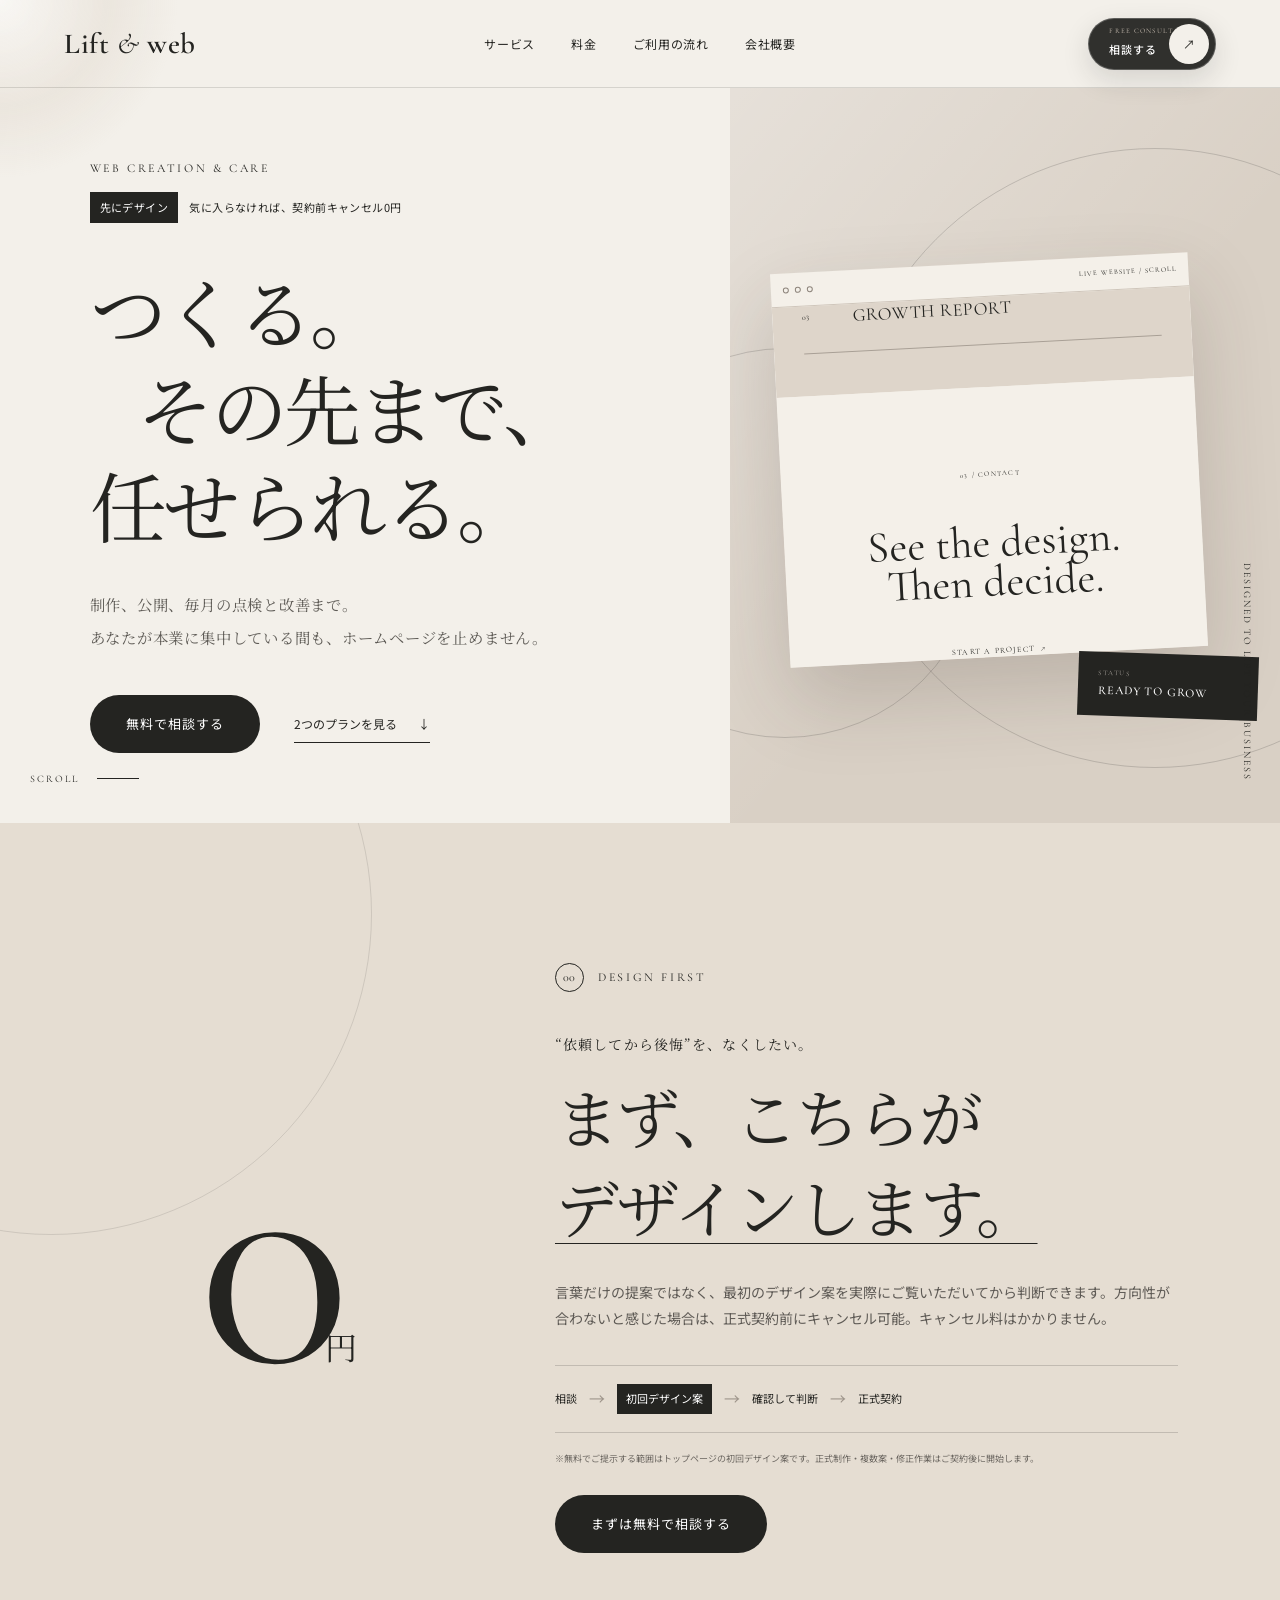
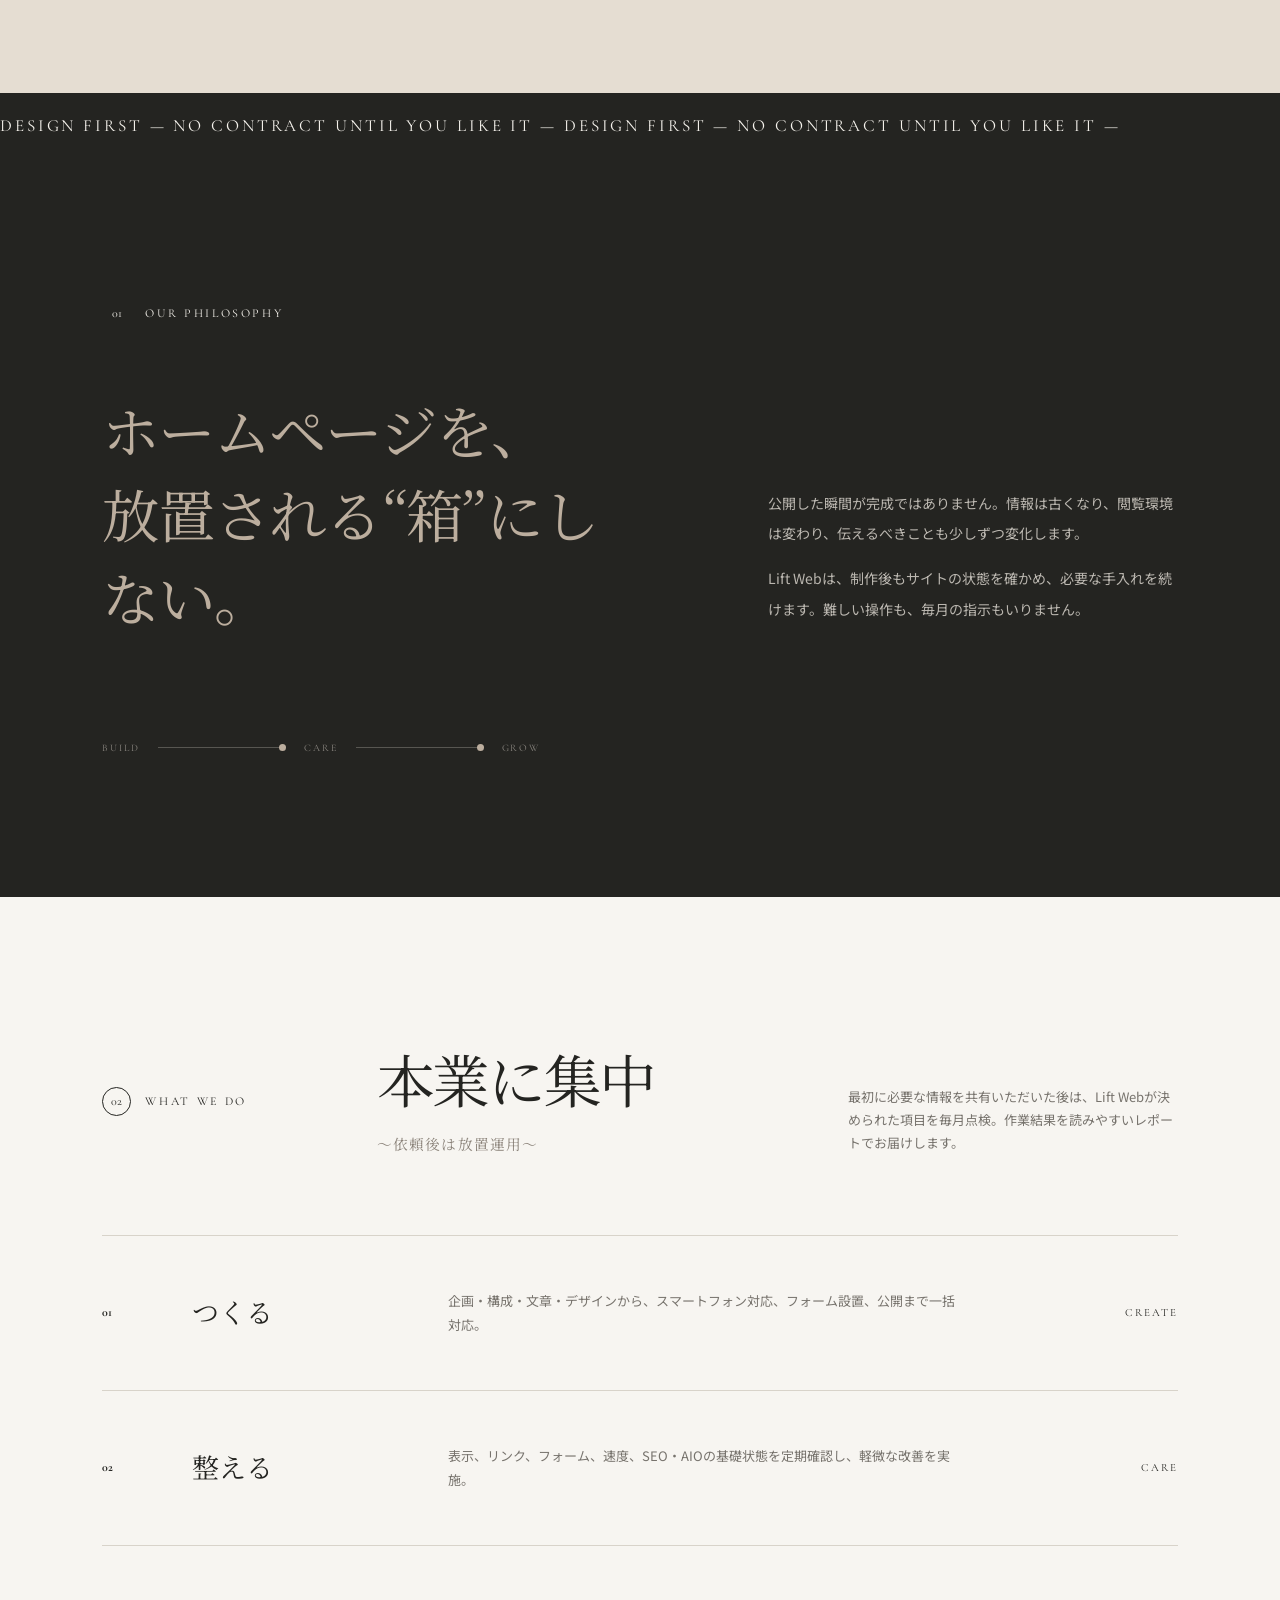
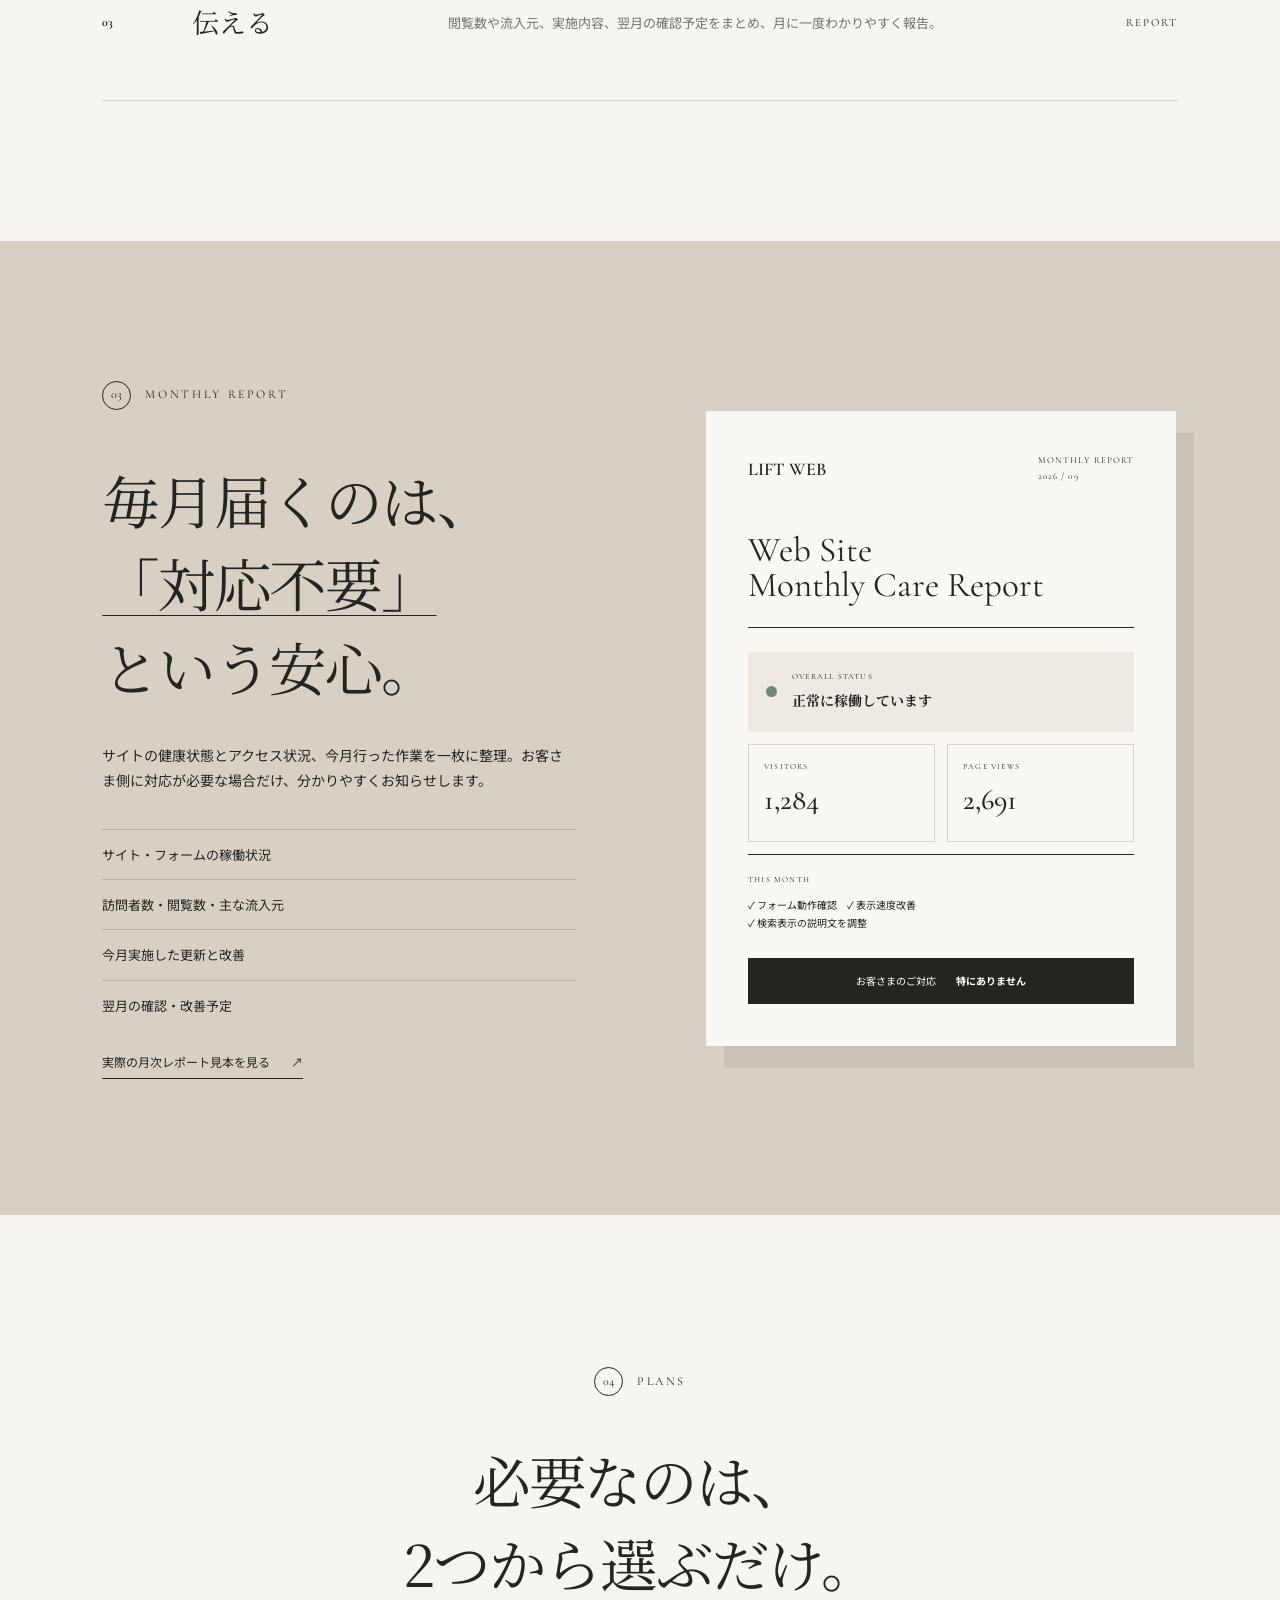
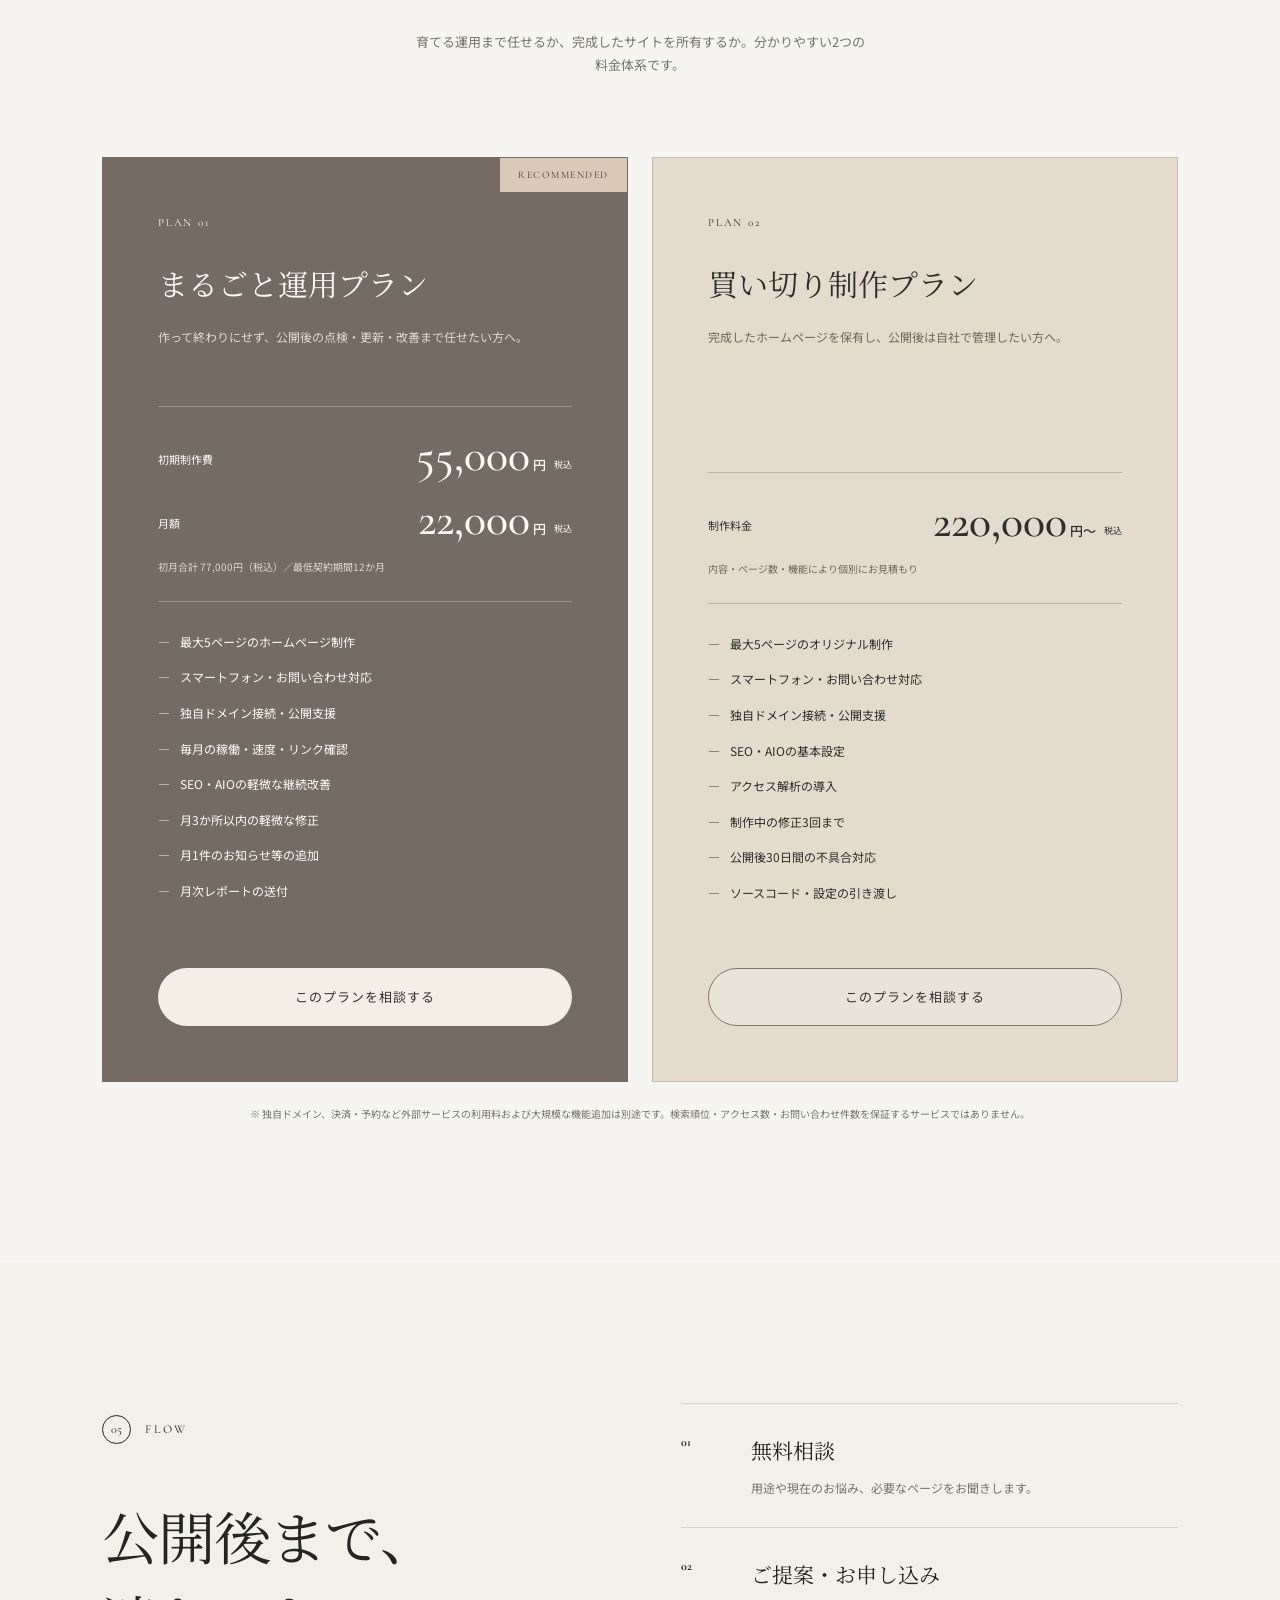
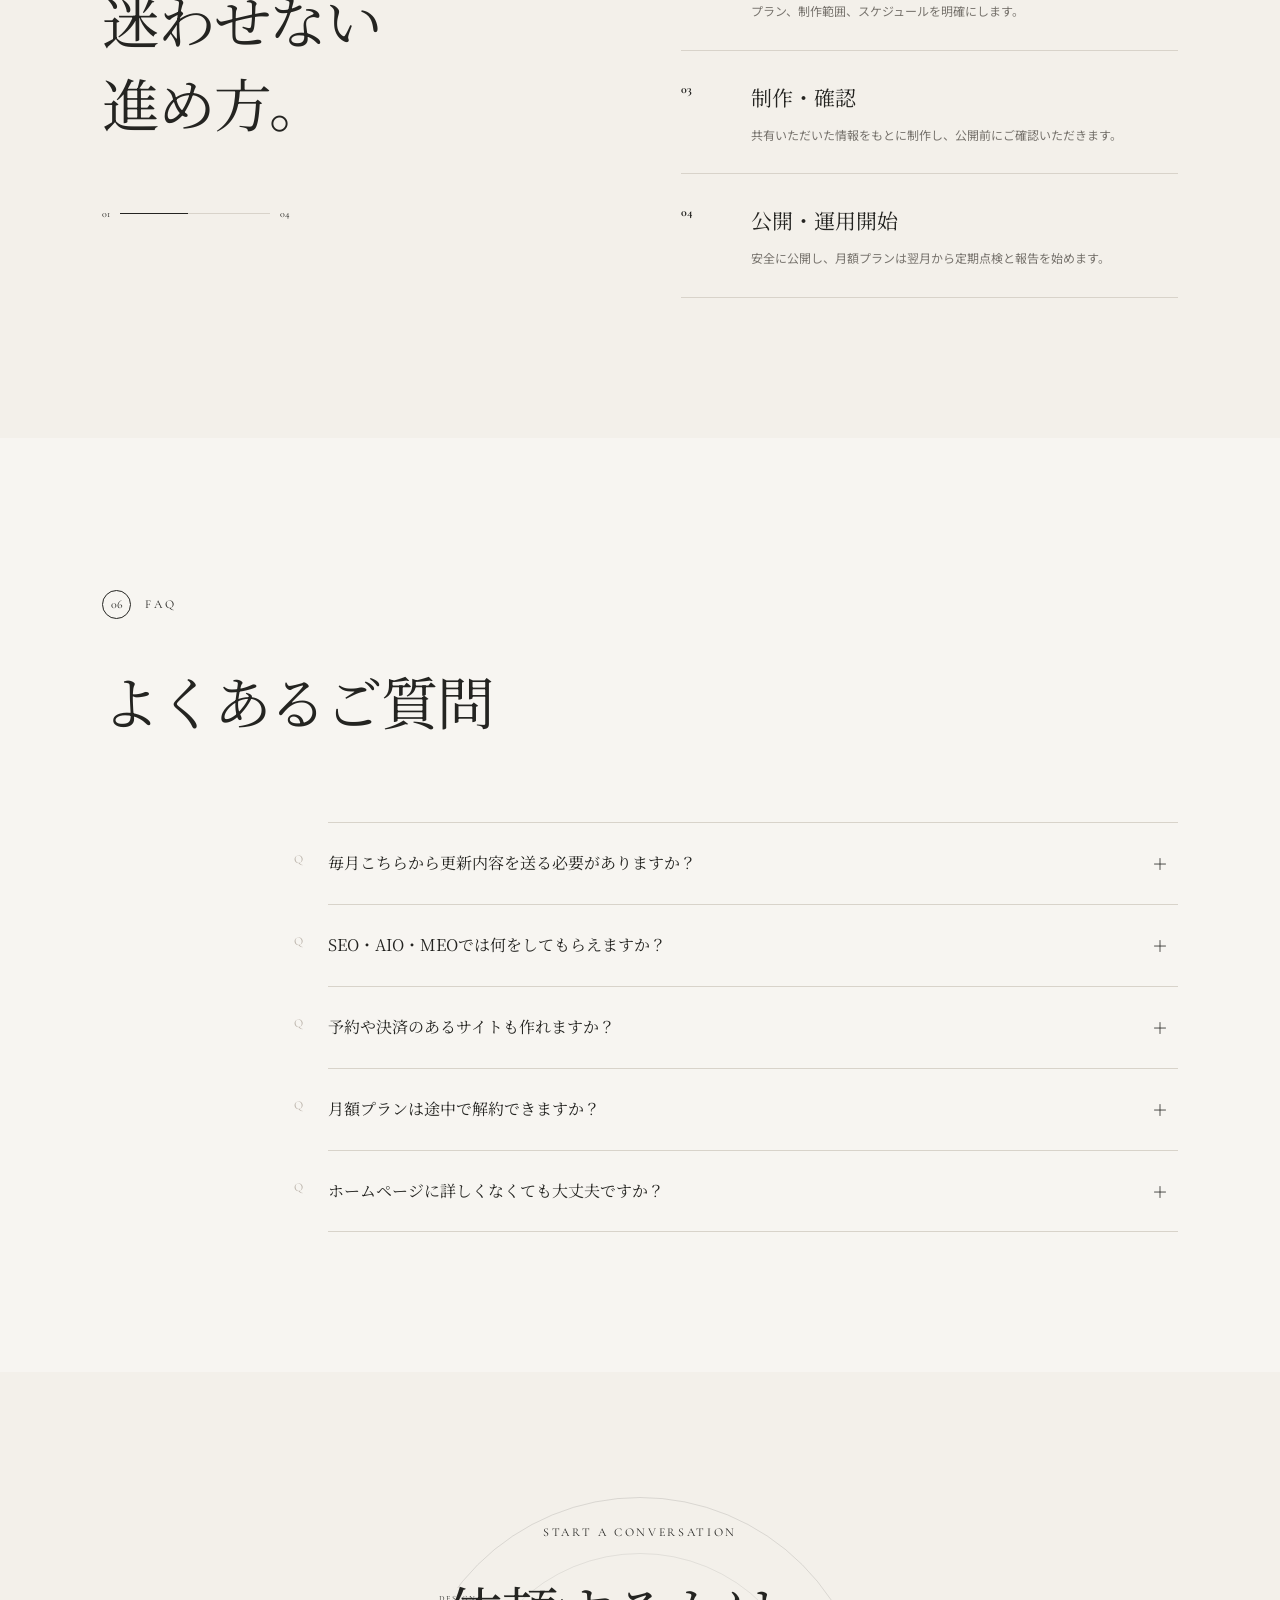
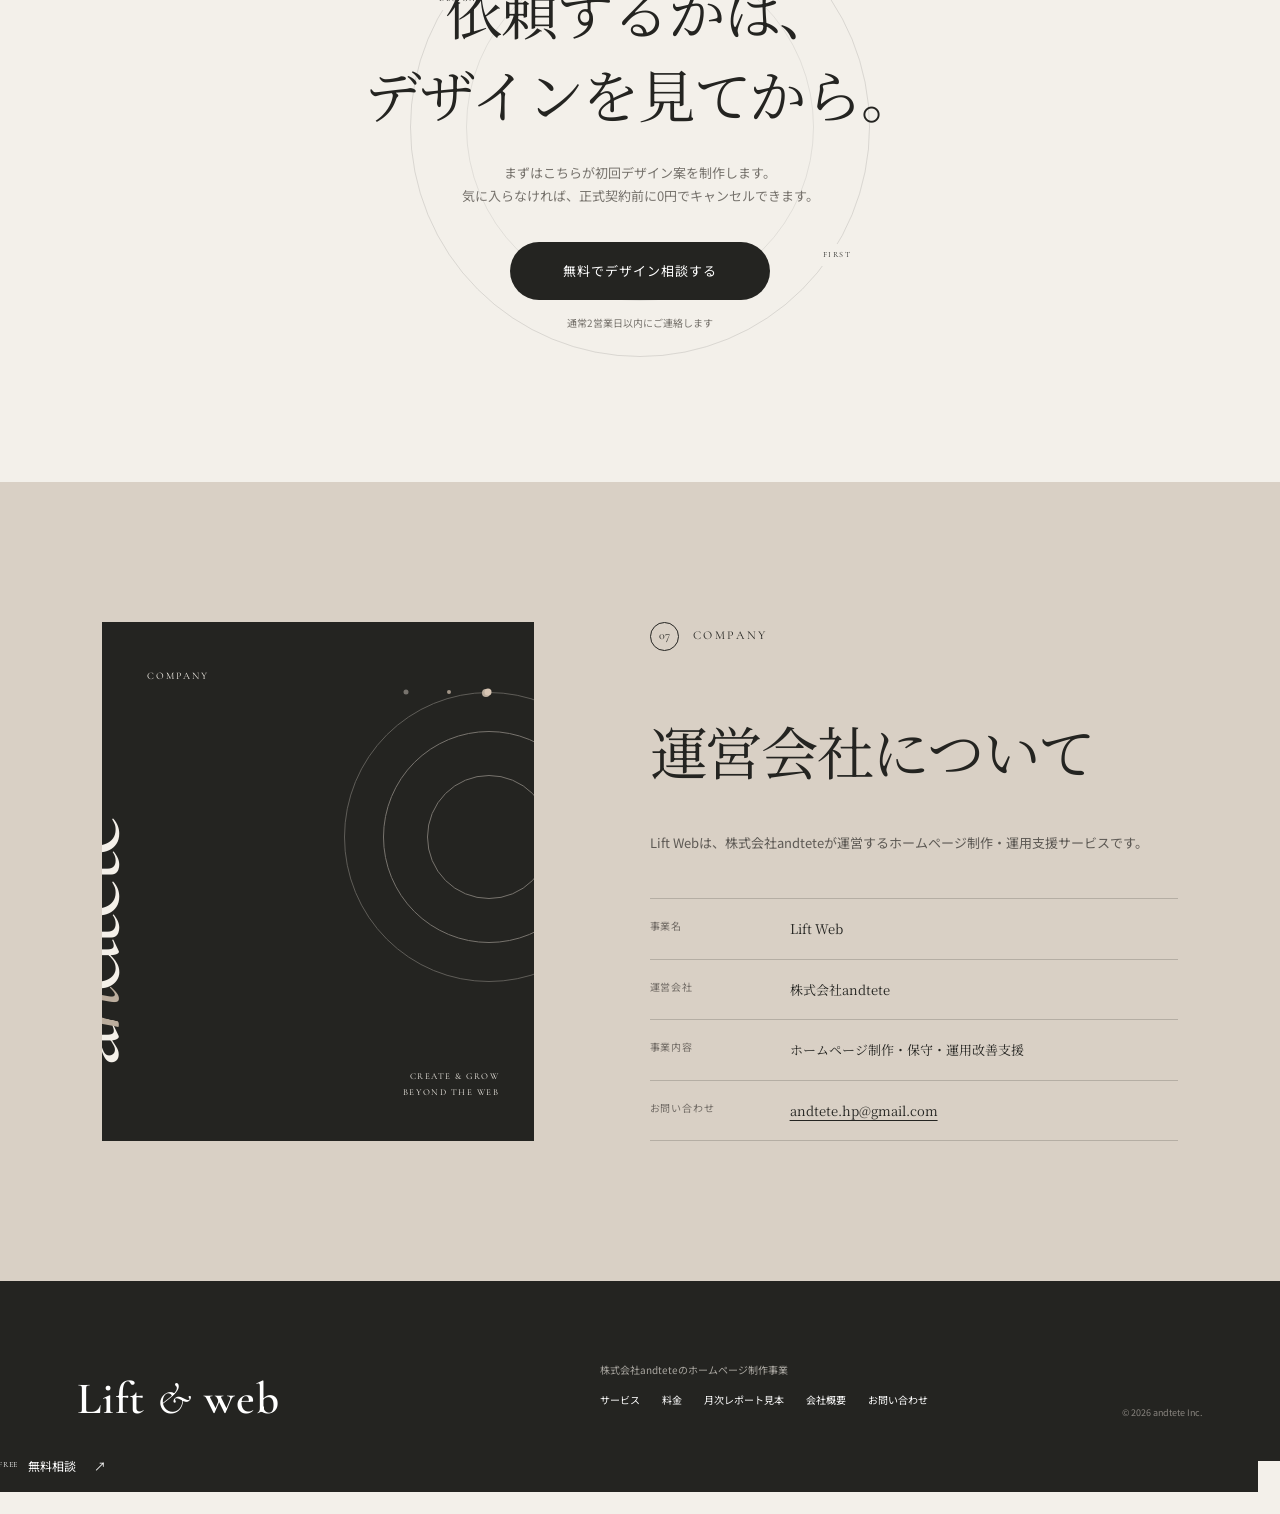
<file: index.html>
<!doctype html>
<html lang="ja">
<head>
  <meta charset="UTF-8">
  <meta name="viewport" content="width=device-width, initial-scale=1.0">
  <meta name="theme-color" content="#f3f0ea">
  <meta name="description" content="Lift & Webは、ホームページ制作から公開後の更新・SEO・AIO・MEO支援、点検、月次レポートまで任せられる株式会社andteteのWeb制作サービスです。初回デザイン案を確認してから契約できます。">
  <meta name="robots" content="index,follow,max-image-preview:large,max-snippet:-1,max-video-preview:-1">
  <link rel="canonical" href="https://lift-web-bz4.pages.dev/">
  <meta property="og:type" content="website"><meta property="og:locale" content="ja_JP">
  <meta property="og:site_name" content="Lift & Web"><meta property="og:title" content="ホームページ制作・月額運用｜Lift & Web">
  <meta property="og:description" content="制作して終わりではなく、公開後の更新・改善・点検・月次報告まで。初回デザイン案を見てから契約できます。">
  <meta property="og:url" content="https://lift-web-bz4.pages.dev/"><meta property="og:image" content="https://lift-web-bz4.pages.dev/assets/lift-and-web-round-logo-proposal.png">
  <meta name="twitter:card" content="summary"><meta name="twitter:title" content="ホームページ制作・月額運用｜Lift & Web"><meta name="twitter:description" content="制作・公開・毎月の改善まで任せられるホームページ制作サービス。">
  <link rel="icon" href="assets/lift-and-web-round-logo-proposal.png" type="image/png">
  <title>ホームページ制作・月額運用｜Lift & Web</title>
  <link rel="preconnect" href="https://fonts.googleapis.com">
  <link rel="preconnect" href="https://fonts.gstatic.com" crossorigin>
  <link href="https://fonts.googleapis.com/css2?family=Cormorant+Garamond:wght@400;500;600&family=Noto+Sans+JP:wght@400;500;600&family=Noto+Serif+JP:wght@400;500;600&display=swap" rel="stylesheet">
  <link rel="stylesheet" href="home.css">
  <link rel="stylesheet" href="effects.css">
  <script type="application/ld+json">
  {"@context":"https://schema.org","@graph":[{"@type":"Organization","@id":"https://lift-web-bz4.pages.dev/#organization","name":"株式会社andtete","email":"andtete.hp@gmail.com","url":"https://lift-web-bz4.pages.dev/"},{"@type":"ProfessionalService","@id":"https://lift-web-bz4.pages.dev/#service","name":"Lift & Web","alternateName":"Lift Web","description":"ホームページ制作、保守、SEO・AIO・MEO支援、月次レポートを提供するWeb制作・運用サービス","url":"https://lift-web-bz4.pages.dev/","email":"andtete.hp@gmail.com","parentOrganization":{"@id":"https://lift-web-bz4.pages.dev/#organization"},"hasOfferCatalog":{"@type":"OfferCatalog","name":"ホームページ制作プラン","itemListElement":[{"@type":"Offer","name":"まるごと運用プラン","price":"22000","priceCurrency":"JPY","description":"初期制作費55,000円、月額22,000円。制作後の点検・更新・改善・月次報告を含む。"},{"@type":"Offer","name":"買い切り制作プラン","price":"220000","priceCurrency":"JPY","description":"最大5ページのオリジナルホームページ制作。220,000円から。"}]}},{"@type":"FAQPage","mainEntity":[{"@type":"Question","name":"毎月こちらから更新内容を送る必要がありますか？","acceptedAnswer":{"@type":"Answer","text":"必要ありません。Lift & Webが決められた項目を点検・改善し、完了後に月次レポートを送付します。"}},{"@type":"Question","name":"SEO・AIO・MEOでは何をしてもらえますか？","acceptedAnswer":{"@type":"Answer","text":"サイト構造、タイトル、説明文、表示速度、構造化データを整え、月額プランでは継続的な軽微な改善とGoogleビジネスプロフィールの改善案を提供します。"}},{"@type":"Question","name":"予約や決済のあるサイトも作れますか？","acceptedAnswer":{"@type":"Answer","text":"可能です。静的サイトを基本に、予約・決済・商品管理は外部サービスと組み合わせて構築します。"}}]}]}
  </script>
</head>
<body>
  <div class="scroll-progress" aria-hidden="true"></div>
  <div class="cursor-glow" aria-hidden="true"></div>
  <header class="site-header">
    <a class="wordmark" href="#top" aria-label="Lift Web トップへ">Lift <i>&amp;</i> web</a>
    <nav aria-label="メインメニュー">
      <a href="#service">サービス</a><a href="#plans">料金</a><a href="#flow">ご利用の流れ</a><a href="#company">会社概要</a>
    </nav>
    <a class="header-cta" href="/apply.html" aria-label="無料相談のお申し込みページへ"><small>FREE CONSULTATION</small><b>相談する</b><span aria-hidden="true">↗</span></a>
    <button class="menu-button" type="button" aria-label="メニューを開く" aria-expanded="false"><span></span><span></span></button>
  </header>

  <main id="top">
    <section class="hero">
      <div class="hero-copy reveal">
        <p class="eyebrow">WEB CREATION &amp; CARE</p>
        <p class="risk-free-label"><span>先にデザイン</span> 気に入らなければ、契約前キャンセル0円</p>
        <h1><span class="keep">つくる。</span><br><em><span class="keep">その先まで、</span></em><br><span class="keep">任せられる。</span></h1>
        <p class="lead"><span class="keep">制作、公開、毎月の点検と改善まで。</span><br class="desktop-break"><span class="keep">あなたが本業に集中している間も、</span><span class="keep">ホームページを止めません。</span></p>
        <div class="hero-actions"><a class="button dark" href="apply.html">無料で相談する</a><a class="text-link" href="#plans">2つのプランを見る <span>↓</span></a></div>
      </div>
      <div class="hero-art reveal">
        <div class="orbit orbit-one"></div><div class="orbit orbit-two"></div>
        <div class="browser-object">
          <div class="browser-bar"><i></i><i></i><i></i><span>LIVE WEBSITE / SCROLL</span></div>
          <div class="mini-site" tabindex="0" aria-label="Lift & Webのミニホームページ。上下にスクロールできます">
            <section class="mini-hero">
              <div class="mini-nav"><img src="assets/lift-and-web-round-logo-proposal.png" alt="Lift & Web"><span>ABOUT&nbsp;&nbsp; WORK&nbsp;&nbsp; CONTACT</span></div>
              <div class="mini-opening"><div><small>YOUR BUSINESS,<br>BEAUTIFULLY ONLINE.</small><strong>OPEN<br>THE NEXT.</strong><p>丁寧につくり、静かに育てる。<br>ホームページの、その先へ。</p></div><img src="assets/lift-and-web-round-logo-proposal.png" alt=""></div>
              <span class="mini-scroll">SCROLL INSIDE ↓</span>
            </section>
            <section class="mini-about"><small>01 / ABOUT</small><h3>余白まで、<br>意味のあるデザイン。</h3><p>見た目だけではなく、伝わる順番と使いやすさまで整えます。</p><div class="mini-line"></div></section>
            <section class="mini-works"><small>02 / WHAT WE DO</small><div><article><b>01</b><span>WEB DESIGN</span></article><article><b>02</b><span>MONTHLY CARE</span></article><article><b>03</b><span>GROWTH REPORT</span></article></div></section>
            <section class="mini-contact"><small>03 / CONTACT</small><h3>See the design.<br>Then decide.</h3><span>START A PROJECT&nbsp; ↗</span></section>
          </div>
        </div>
        <div class="project-tag"><span>STATUS</span><strong>READY TO GROW</strong></div>
        <p class="vertical-copy">DESIGNED TO LIFT YOUR BUSINESS</p>
      </div>
      <p class="scroll-mark">SCROLL <span></span></p>
    </section>

    <section class="risk-free section-pad reveal" aria-labelledby="risk-free-title">
      <div class="risk-free-number" aria-hidden="true">0<span>円</span></div>
      <div class="risk-free-copy">
        <p class="section-label"><span>00</span> DESIGN FIRST</p>
        <p class="risk-kicker">“依頼してから後悔”を、なくしたい。</p>
        <h2 id="risk-free-title">まず、こちらが<br><em>デザインします。</em></h2>
        <p>言葉だけの提案ではなく、最初のデザイン案を実際にご覧いただいてから判断できます。方向性が合わないと感じた場合は、正式契約前にキャンセル可能。キャンセル料はかかりません。</p>
        <div class="risk-steps"><span>相談</span><i>→</i><span class="active">初回デザイン案</span><i>→</i><span>確認して判断</span><i>→</i><span>正式契約</span></div>
        <small>※無料でご提示する範囲はトップページの初回デザイン案です。正式制作・複数案・修正作業はご契約後に開始します。</small>
        <a class="button dark" href="apply.html">まずは無料で相談する</a>
      </div>
    </section>

    <div class="marquee" aria-hidden="true"><div>DESIGN FIRST — NO CONTRACT UNTIL YOU LIKE IT — DESIGN FIRST — NO CONTRACT UNTIL YOU LIKE IT —&nbsp;</div></div>

    <section class="statement section-pad reveal">
      <p class="section-label"><span>01</span> OUR PHILOSOPHY</p>
      <div class="statement-grid">
        <h2><span class="keep">ホームページを、</span><br><span class="keep">放置される<span>“箱”</span>にしない。</span></h2>
        <div><p>公開した瞬間が完成ではありません。情報は古くなり、閲覧環境は変わり、伝えるべきことも少しずつ変化します。</p><p>Lift Webは、制作後もサイトの状態を確かめ、必要な手入れを続けます。難しい操作も、毎月の指示もいりません。</p></div>
      </div>
      <div class="statement-visual" aria-hidden="true"><span>BUILD</span><i></i><span>CARE</span><i></i><span>GROW</span></div>
    </section>

    <section class="service section-pad" id="service">
      <div class="section-head reveal"><p class="section-label"><span>02</span> WHAT WE DO</p><h2><span class="keep">本業に集中</span><small>〜依頼後は放置運用〜</small></h2><p>最初に必要な情報を共有いただいた後は、Lift Webが決められた項目を毎月点検。作業結果を読みやすいレポートでお届けします。</p></div>
      <div class="service-list">
        <article class="service-row reveal"><b>01</b><h3>つくる</h3><p>企画・構成・文章・デザインから、スマートフォン対応、フォーム設置、公開まで一括対応。</p><span>CREATE</span></article>
        <article class="service-row reveal"><b>02</b><h3>整える</h3><p>表示、リンク、フォーム、速度、SEO・AIOの基礎状態を定期確認し、軽微な改善を実施。</p><span>CARE</span></article>
        <article class="service-row reveal"><b>03</b><h3>伝える</h3><p>閲覧数や流入元、実施内容、翌月の確認予定をまとめ、月に一度わかりやすく報告。</p><span>REPORT</span></article>
      </div>
    </section>

    <section class="report section-pad">
      <div class="report-copy reveal"><p class="section-label"><span>03</span> MONTHLY REPORT</p><h2><span class="keep">毎月届くのは、</span><br><em class="keep">「対応不要」</em><br><span class="keep">という安心。</span></h2><p>サイトの健康状態とアクセス状況、今月行った作業を一枚に整理。お客さま側に対応が必要な場合だけ、分かりやすくお知らせします。</p><ul><li>サイト・フォームの稼働状況</li><li>訪問者数・閲覧数・主な流入元</li><li>今月実施した更新と改善</li><li>翌月の確認・改善予定</li></ul><a class="text-link" href="report-sample.html">実際の月次レポート見本を見る <span>↗</span></a></div>
      <div class="report-sheet reveal" aria-label="月次レポートの見本">
        <div class="sheet-top"><span>LIFT WEB</span><small>MONTHLY REPORT<br>2026 / 09</small></div>
        <h3>Web Site<br>Monthly Care Report</h3>
        <div class="status"><span></span><div><small>OVERALL STATUS</small><strong>正常に稼働しています</strong></div></div>
        <div class="mini-stats"><div><small>VISITORS</small><strong>1,284</strong></div><div><small>PAGE VIEWS</small><strong>2,691</strong></div></div>
        <div class="done"><small>THIS MONTH</small><p>✓ フォーム動作確認　✓ 表示速度改善<br>✓ 検索表示の説明文を調整</p></div>
        <p class="no-action">お客さまのご対応　<strong>特にありません</strong></p>
      </div>
    </section>

    <section class="plans section-pad" id="plans">
      <div class="section-head center reveal"><p class="section-label"><span>04</span> PLANS</p><h2><span class="keep">必要なのは、</span><br><span class="keep">2つから選ぶだけ。</span></h2><p>育てる運用まで任せるか、完成したサイトを所有するか。分かりやすい2つの料金体系です。</p></div>
      <div class="plan-grid">
        <article class="plan featured reveal">
          <p class="recommend">RECOMMENDED</p><p class="plan-no">PLAN 01</p><h3>まるごと運用プラン</h3><p class="plan-intro">作って終わりにせず、公開後の点検・更新・改善まで任せたい方へ。</p>
          <div class="price"><small>初期制作費</small><strong>55,000<em>円</em></strong><span>税込</span></div>
          <div class="price monthly"><small>月額</small><strong>22,000<em>円</em></strong><span>税込</span></div><p class="first-payment">初月合計 77,000円（税込）／最低契約期間12か月</p>
          <ul><li>最大5ページのホームページ制作</li><li>スマートフォン・お問い合わせ対応</li><li>独自ドメイン接続・公開支援</li><li>毎月の稼働・速度・リンク確認</li><li>SEO・AIOの軽微な継続改善</li><li>月3か所以内の軽微な修正</li><li>月1件のお知らせ等の追加</li><li>月次レポートの送付</li></ul>
          <a class="button light" href="apply.html?plan=monthly">このプランを相談する</a>
        </article>
        <article class="plan reveal">
          <p class="plan-no">PLAN 02</p><h3>買い切り制作プラン</h3><p class="plan-intro">完成したホームページを保有し、公開後は自社で管理したい方へ。</p>
          <div class="price buy"><small>制作料金</small><strong>220,000<em>円〜</em></strong><span>税込</span></div><p class="first-payment">内容・ページ数・機能により個別にお見積もり</p>
          <ul><li>最大5ページのオリジナル制作</li><li>スマートフォン・お問い合わせ対応</li><li>独自ドメイン接続・公開支援</li><li>SEO・AIOの基本設定</li><li>アクセス解析の導入</li><li>制作中の修正3回まで</li><li>公開後30日間の不具合対応</li><li>ソースコード・設定の引き渡し</li></ul>
          <a class="button outline" href="apply.html?plan=buyout">このプランを相談する</a>
        </article>
      </div>
      <p class="plan-note">※ 独自ドメイン、決済・予約など外部サービスの利用料および大規模な機能追加は別途です。検索順位・アクセス数・お問い合わせ件数を保証するサービスではありません。</p>
    </section>

    <section class="flow section-pad" id="flow">
      <div class="section-head reveal"><p class="section-label"><span>05</span> FLOW</p><h2><span class="keep">公開後まで、</span><br><span class="keep">迷わせない</span><br><span class="keep">進め方。</span></h2><div class="flow-dial" aria-hidden="true"><span>01</span><i></i><span>04</span></div></div>
      <ol><li class="reveal"><b>01</b><div><h3>無料相談</h3><p>用途や現在のお悩み、必要なページをお聞きします。</p></div></li><li class="reveal"><b>02</b><div><h3>ご提案・お申し込み</h3><p>プラン、制作範囲、スケジュールを明確にします。</p></div></li><li class="reveal"><b>03</b><div><h3>制作・確認</h3><p>共有いただいた情報をもとに制作し、公開前にご確認いただきます。</p></div></li><li class="reveal"><b>04</b><div><h3>公開・運用開始</h3><p>安全に公開し、月額プランは翌月から定期点検と報告を始めます。</p></div></li></ol>
    </section>

    <section class="faq section-pad" id="faq">
      <div class="section-head reveal"><p class="section-label"><span>06</span> FAQ</p><h2>よくあるご質問</h2></div>
      <div class="faq-list">
        <details class="reveal"><summary>毎月こちらから更新内容を送る必要がありますか？<span>＋</span></summary><p>必要ありません。Lift Webが決められた項目を点検・改善し、完了後に月次レポートをお送りします。変更したい情報がある月だけ専用フォームからご連絡ください。</p></details>
        <details class="reveal"><summary>SEO・AIO・MEOでは何をしてもらえますか？<span>＋</span></summary><p>サイト構造、タイトル、説明文、表示速度、構造化データなどを整えます。月額プランでは継続的に軽微な改善を行い、Googleビジネスプロフィールの投稿文や改善案もご用意します。</p></details>
        <details class="reveal"><summary>予約や決済のあるサイトも作れますか？<span>＋</span></summary><p>可能です。静的サイトを基本に、予約・決済・商品管理などは信頼性の高い外部サービスと組み合わせて構築します。内容に応じて個別にお見積もりします。</p></details>
        <details class="reveal"><summary>月額プランは途中で解約できますか？<span>＋</span></summary><p>初期制作費を抑えたプランのため、最低契約期間は12か月です。期間満了後は所定の方法で解約できます。</p></details>
        <details class="reveal"><summary>ホームページに詳しくなくても大丈夫ですか？<span>＋</span></summary><p>大丈夫です。専門用語を前提にせず、最初のヒアリングから公開まで順番にご案内します。月額プランでは公開後の管理も基本的にお任せいただけます。</p></details>
      </div>
    </section>

    <section class="final-cta reveal">
      <div class="cta-orbit" aria-hidden="true"><span>DESIGN</span><span>FIRST</span></div><p class="eyebrow">START A CONVERSATION</p><h2><span class="keep">依頼するかは、</span><br><span class="keep">デザインを見てから。</span></h2><p><span class="keep">まずはこちらが初回デザイン案を制作します。</span><br class="desktop-break"><span class="keep">気に入らなければ、正式契約前に</span><span class="keep">0円でキャンセルできます。</span></p><a class="button dark" href="apply.html">無料でデザイン相談する</a><small>通常2営業日以内にご連絡します</small>
    </section>

    <section class="company section-pad" id="company" aria-labelledby="company-title">
      <div class="company-art reveal" aria-hidden="true">
        <p>COMPANY</p><strong>a<span>n</span>dtete</strong><div><i></i><i></i><i></i></div><small>CREATE &amp; GROW<br>BEYOND THE WEB</small>
      </div>
      <div class="company-content reveal">
        <p class="section-label"><span>07</span> COMPANY</p>
        <h2 id="company-title"><span class="keep">運営会社について</span></h2>
        <p class="company-lead">Lift Webは、株式会社andteteが運営するホームページ制作・運用支援サービスです。</p>
        <dl class="company-list">
          <div><dt>事業名</dt><dd>Lift Web</dd></div>
          <div><dt>運営会社</dt><dd>株式会社andtete</dd></div>
          <div><dt>事業内容</dt><dd>ホームページ制作・保守・運用改善支援</dd></div>
          <div><dt>お問い合わせ</dt><dd><a href="mailto:andtete.hp@gmail.com">andtete.hp@gmail.com</a></dd></div>
        </dl>
      </div>
    </section>
  </main>

  <footer><a class="wordmark" href="#top">Lift <i>&amp;</i> web</a><div><p>株式会社andteteのホームページ制作事業</p><p><a href="#service">サービス</a><a href="#plans">料金</a><a href="report-sample.html">月次レポート見本</a><a href="#company">会社概要</a><a href="apply.html">お問い合わせ</a></p></div><small>© 2026 andtete Inc.</small></footer>
  <a class="floating-cta" href="apply.html"><span>FREE</span>無料相談 <b>↗</b></a>
  <script src="home.js"></script>
</body>
</html>
</file>
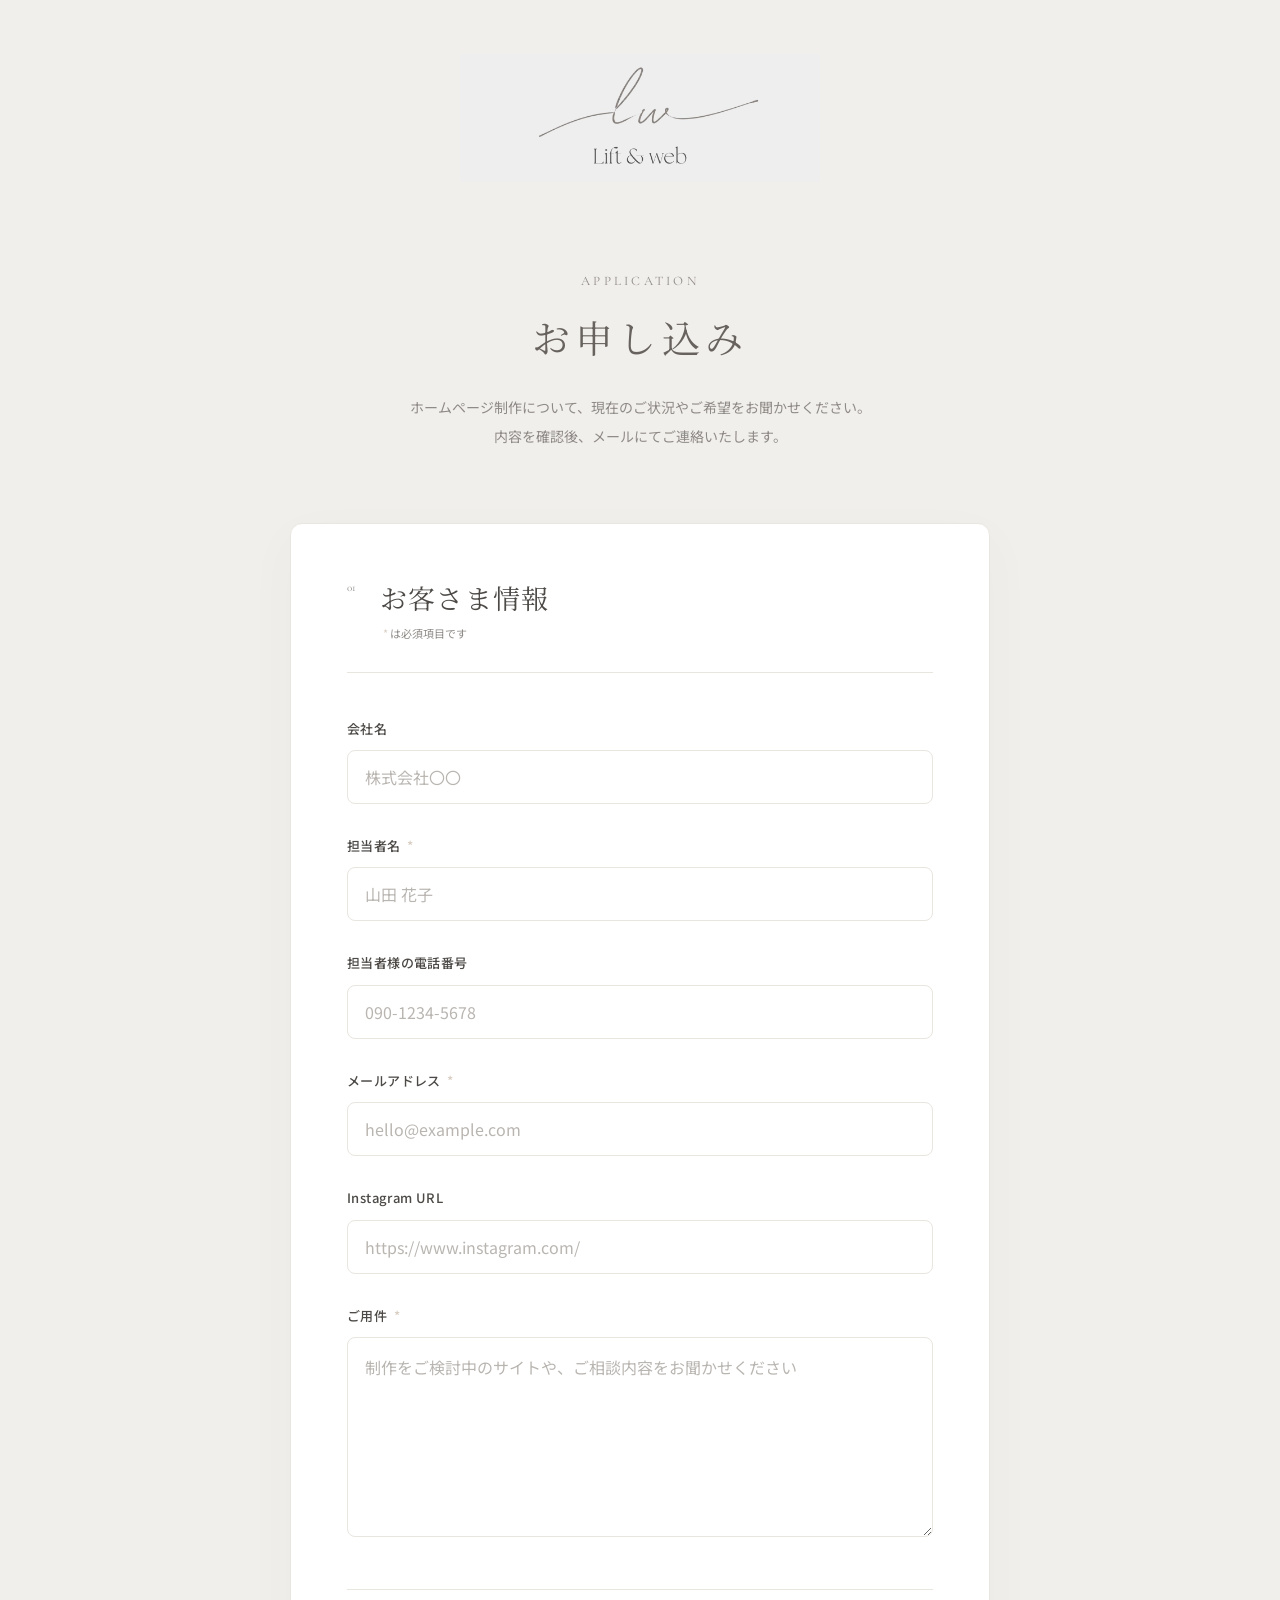
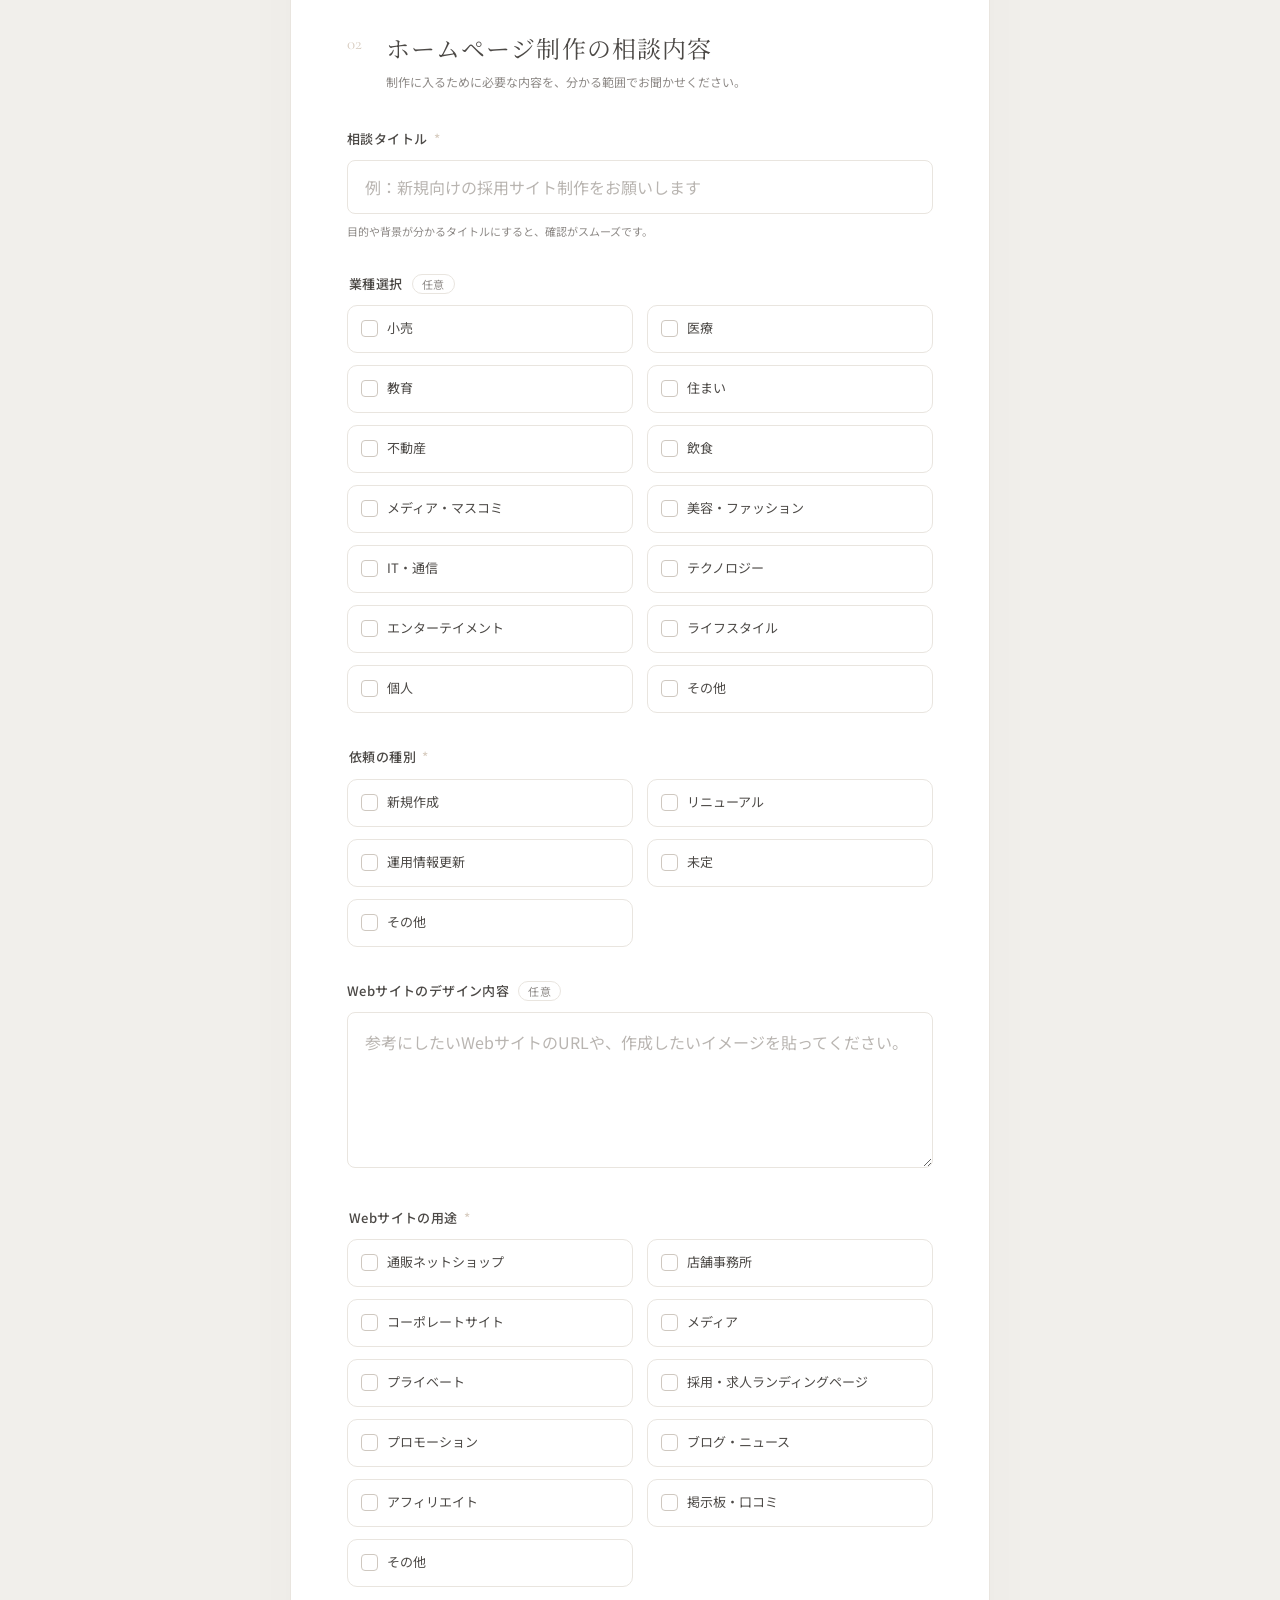
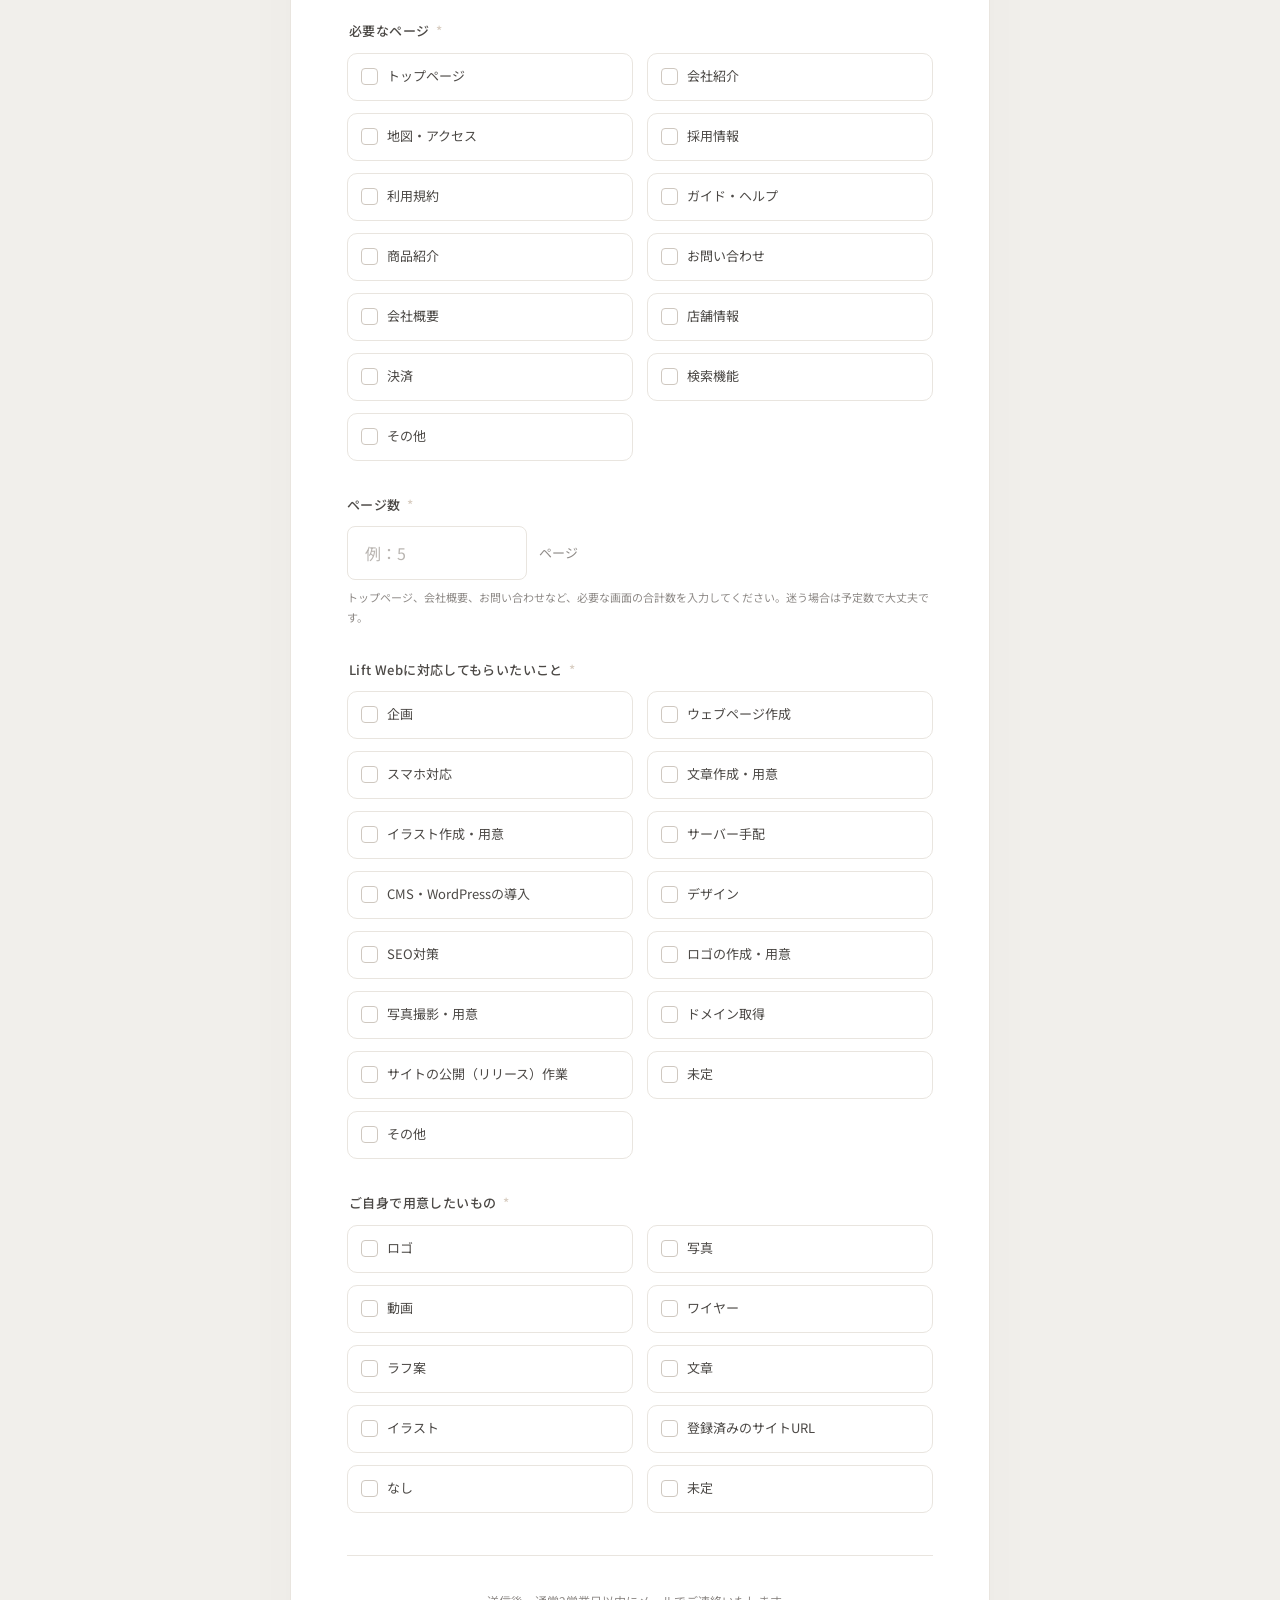
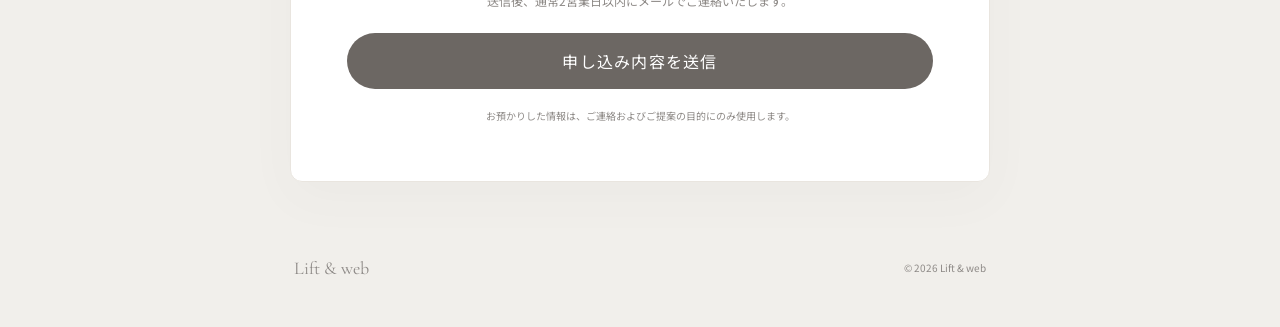
<file: apply.html>
<!doctype html>
<html lang="ja">
<head>
  <meta charset="UTF-8">
  <meta name="viewport" content="width=device-width, initial-scale=1.0">
  <meta name="theme-color" content="#FAF9F7">
  <meta name="description" content="Lift & web ホームページ制作サービスのお申し込みページです。">
  <meta name="robots" content="noindex,follow">
  <link rel="canonical" href="https://lift-web-bz4.pages.dev/apply.html">
  <title>お申し込み｜Lift &amp; web</title>
  <link rel="preconnect" href="https://fonts.googleapis.com">
  <link rel="preconnect" href="https://fonts.gstatic.com" crossorigin>
  <link href="https://fonts.googleapis.com/css2?family=Cormorant+Garamond:wght@400;500;600&family=Noto+Sans+JP:wght@400;500&family=Noto+Serif+JP:wght@400;500&display=swap" rel="stylesheet">
  <link rel="stylesheet" href="styles.css">
</head>
<body>
  <main class="page-shell">
    <header class="brand-header fade-in">
      <a class="brand brand-logo" href="index.html" aria-label="Lift & web トップへ">
        <img src="assets/lift-web-logo.jpg" alt="Lift & web">
      </a>
    </header>

    <section class="intro fade-in" id="top" aria-labelledby="page-title">
      <p class="eyebrow">APPLICATION</p>
      <h1 id="page-title">お申し込み</h1>
      <p class="intro-copy">ホームページ制作について、現在のご状況やご希望をお聞かせください。<br>内容を確認後、メールにてご連絡いたします。</p>
    </section>

    <section class="form-card fade-in" aria-labelledby="form-heading">
      <div class="form-heading">
        <p class="section-number">01</p>
        <div>
          <h2 id="form-heading">お客さま情報</h2>
          <p><span class="required-mark" aria-hidden="true">*</span> は必須項目です</p>
        </div>
      </div>

      <form id="applicationForm" novalidate>
        <input id="planType" type="hidden" name="planType" value="未選択">
        <div class="selected-plan" id="selectedPlan" hidden>
          <small>SELECTED PLAN</small>
          <strong id="selectedPlanName"></strong>
          <a href="home.html#plans">プランを変更する</a>
        </div>

        <div class="field">
          <label for="company">会社名</label>
          <input id="company" name="company" type="text" autocomplete="organization" placeholder="株式会社〇〇">
        </div>

        <div class="field">
          <label for="name">担当者名 <span class="required-mark">*</span></label>
          <input id="name" name="name" type="text" autocomplete="name" placeholder="山田 花子" required>
          <p class="error-message" id="nameError">担当者名を入力してください</p>
        </div>

        <div class="field">
          <label for="phone">担当者様の電話番号</label>
          <input id="phone" name="phone" type="tel" inputmode="tel" autocomplete="tel" placeholder="090-1234-5678">
        </div>

        <div class="field">
          <label for="email">メールアドレス <span class="required-mark">*</span></label>
          <input id="email" name="email" type="email" inputmode="email" autocomplete="email" placeholder="hello@example.com" required>
          <p class="error-message" id="emailError">正しいメールアドレスを入力してください</p>
        </div>

        <div class="field">
          <label for="instagram">Instagram URL</label>
          <input id="instagram" name="instagram" type="url" inputmode="url" autocomplete="url" placeholder="https://www.instagram.com/">
        </div>

        <div class="field">
          <label for="message">ご用件 <span class="required-mark">*</span></label>
          <textarea id="message" name="message" rows="6" placeholder="制作をご検討中のサイトや、ご相談内容をお聞かせください" required></textarea>
          <p class="error-message" id="messageError">ご用件を入力してください</p>
        </div>

        <div class="form-section">
          <div class="form-section-heading">
            <p class="section-number">02</p>
            <div>
              <h2>ホームページ制作の相談内容</h2>
              <p>制作に入るために必要な内容を、分かる範囲でお聞かせください。</p>
            </div>
          </div>

          <div class="field">
            <label for="consultationTitle">相談タイトル <span class="required-mark">*</span></label>
            <input id="consultationTitle" name="consultationTitle" type="text" maxlength="50" placeholder="例：新規向けの採用サイト制作をお願いします" required>
            <p class="field-help">目的や背景が分かるタイトルにすると、確認がスムーズです。</p>
            <p class="error-message" id="consultationTitleError">相談タイトルを入力してください</p>
          </div>

          <fieldset class="choice-field">
            <legend>業種選択 <span class="optional-mark">任意</span></legend>
            <div class="choice-grid">
              <label><input type="checkbox" name="industry" value="小売">小売</label>
              <label><input type="checkbox" name="industry" value="医療">医療</label>
              <label><input type="checkbox" name="industry" value="教育">教育</label>
              <label><input type="checkbox" name="industry" value="住まい">住まい</label>
              <label><input type="checkbox" name="industry" value="不動産">不動産</label>
              <label><input type="checkbox" name="industry" value="飲食">飲食</label>
              <label><input type="checkbox" name="industry" value="メディア・マスコミ">メディア・マスコミ</label>
              <label><input type="checkbox" name="industry" value="美容・ファッション">美容・ファッション</label>
              <label><input type="checkbox" name="industry" value="IT・通信">IT・通信</label>
              <label><input type="checkbox" name="industry" value="テクノロジー">テクノロジー</label>
              <label><input type="checkbox" name="industry" value="エンターテイメント">エンターテイメント</label>
              <label><input type="checkbox" name="industry" value="ライフスタイル">ライフスタイル</label>
              <label><input type="checkbox" name="industry" value="個人">個人</label>
              <label><input type="checkbox" name="industry" value="その他">その他</label>
            </div>
          </fieldset>

          <fieldset class="choice-field" data-required-group="requestType">
            <legend>依頼の種別 <span class="required-mark">*</span></legend>
            <div class="choice-grid">
              <label><input type="checkbox" name="requestType" value="新規作成">新規作成</label>
              <label><input type="checkbox" name="requestType" value="リニューアル">リニューアル</label>
              <label><input type="checkbox" name="requestType" value="運用情報更新">運用情報更新</label>
              <label><input type="checkbox" name="requestType" value="未定">未定</label>
              <label><input type="checkbox" name="requestType" value="その他">その他</label>
            </div>
            <p class="error-message">依頼の種別を選択してください</p>
          </fieldset>

          <div class="field">
            <label for="designReference">Webサイトのデザイン内容 <span class="optional-mark">任意</span></label>
            <textarea id="designReference" name="designReference" rows="4" placeholder="参考にしたいWebサイトのURLや、作成したいイメージを貼ってください。"></textarea>
          </div>

          <fieldset class="choice-field" data-required-group="sitePurpose">
            <legend>Webサイトの用途 <span class="required-mark">*</span></legend>
            <div class="choice-grid">
              <label><input type="checkbox" name="sitePurpose" value="通販ネットショップ">通販ネットショップ</label>
              <label><input type="checkbox" name="sitePurpose" value="店舗事務所">店舗事務所</label>
              <label><input type="checkbox" name="sitePurpose" value="コーポレートサイト">コーポレートサイト</label>
              <label><input type="checkbox" name="sitePurpose" value="メディア">メディア</label>
              <label><input type="checkbox" name="sitePurpose" value="プライベート">プライベート</label>
              <label><input type="checkbox" name="sitePurpose" value="採用・求人ランディングページ">採用・求人ランディングページ</label>
              <label><input type="checkbox" name="sitePurpose" value="プロモーション">プロモーション</label>
              <label><input type="checkbox" name="sitePurpose" value="ブログ・ニュース">ブログ・ニュース</label>
              <label><input type="checkbox" name="sitePurpose" value="アフィリエイト">アフィリエイト</label>
              <label><input type="checkbox" name="sitePurpose" value="掲示板・口コミ">掲示板・口コミ</label>
              <label><input type="checkbox" name="sitePurpose" value="その他">その他</label>
            </div>
            <p class="error-message">Webサイトの用途を選択してください</p>
          </fieldset>

          <fieldset class="choice-field" data-required-group="requiredPages">
            <legend>必要なページ <span class="required-mark">*</span></legend>
            <div class="choice-grid">
              <label><input type="checkbox" name="requiredPages" value="トップページ">トップページ</label>
              <label><input type="checkbox" name="requiredPages" value="会社紹介">会社紹介</label>
              <label><input type="checkbox" name="requiredPages" value="地図・アクセス">地図・アクセス</label>
              <label><input type="checkbox" name="requiredPages" value="採用情報">採用情報</label>
              <label><input type="checkbox" name="requiredPages" value="利用規約">利用規約</label>
              <label><input type="checkbox" name="requiredPages" value="ガイド・ヘルプ">ガイド・ヘルプ</label>
              <label><input type="checkbox" name="requiredPages" value="商品紹介">商品紹介</label>
              <label><input type="checkbox" name="requiredPages" value="お問い合わせ">お問い合わせ</label>
              <label><input type="checkbox" name="requiredPages" value="会社概要">会社概要</label>
              <label><input type="checkbox" name="requiredPages" value="店舗情報">店舗情報</label>
              <label><input type="checkbox" name="requiredPages" value="決済">決済</label>
              <label><input type="checkbox" name="requiredPages" value="検索機能">検索機能</label>
              <label><input type="checkbox" name="requiredPages" value="その他">その他</label>
            </div>
            <p class="error-message">必要なページを選択してください</p>
          </fieldset>

          <div class="field">
            <label for="pageCount">ページ数 <span class="required-mark">*</span></label>
            <div class="inline-input">
              <input id="pageCount" name="pageCount" type="number" inputmode="numeric" min="1" placeholder="例：5" required>
              <span>ページ</span>
            </div>
            <p class="field-help">トップページ、会社概要、お問い合わせなど、必要な画面の合計数を入力してください。迷う場合は予定数で大丈夫です。</p>
            <p class="error-message" id="pageCountError">ページ数を入力してください</p>
          </div>

          <fieldset class="choice-field" data-required-group="liftWebTasks">
            <legend>Lift Webに対応してもらいたいこと <span class="required-mark">*</span></legend>
            <div class="choice-grid">
              <label><input type="checkbox" name="liftWebTasks" value="企画">企画</label>
              <label><input type="checkbox" name="liftWebTasks" value="ウェブページ作成">ウェブページ作成</label>
              <label><input type="checkbox" name="liftWebTasks" value="スマホ対応">スマホ対応</label>
              <label><input type="checkbox" name="liftWebTasks" value="文章作成・用意">文章作成・用意</label>
              <label><input type="checkbox" name="liftWebTasks" value="イラスト作成・用意">イラスト作成・用意</label>
              <label><input type="checkbox" name="liftWebTasks" value="サーバー手配">サーバー手配</label>
              <label><input type="checkbox" name="liftWebTasks" value="CMS・WordPressの導入">CMS・WordPressの導入</label>
              <label><input type="checkbox" name="liftWebTasks" value="デザイン">デザイン</label>
              <label><input type="checkbox" name="liftWebTasks" value="SEO対策">SEO対策</label>
              <label><input type="checkbox" name="liftWebTasks" value="ロゴの作成・用意">ロゴの作成・用意</label>
              <label><input type="checkbox" name="liftWebTasks" value="写真撮影・用意">写真撮影・用意</label>
              <label><input type="checkbox" name="liftWebTasks" value="ドメイン取得">ドメイン取得</label>
              <label><input type="checkbox" name="liftWebTasks" value="サイトの公開（リリース）作業">サイトの公開（リリース）作業</label>
              <label><input type="checkbox" name="liftWebTasks" value="未定">未定</label>
              <label><input type="checkbox" name="liftWebTasks" value="その他">その他</label>
            </div>
            <p class="error-message">Lift Webに対応してもらいたいことを選択してください</p>
          </fieldset>

          <fieldset class="choice-field" data-required-group="buyerAssets">
            <legend>ご自身で用意したいもの <span class="required-mark">*</span></legend>
            <div class="choice-grid">
              <label><input type="checkbox" name="buyerAssets" value="ロゴ">ロゴ</label>
              <label><input type="checkbox" name="buyerAssets" value="写真">写真</label>
              <label><input type="checkbox" name="buyerAssets" value="動画">動画</label>
              <label><input type="checkbox" name="buyerAssets" value="ワイヤー">ワイヤー</label>
              <label><input type="checkbox" name="buyerAssets" value="ラフ案">ラフ案</label>
              <label><input type="checkbox" name="buyerAssets" value="文章">文章</label>
              <label><input type="checkbox" name="buyerAssets" value="イラスト">イラスト</label>
              <label><input type="checkbox" name="buyerAssets" value="登録済みのサイトURL">登録済みのサイトURL</label>
              <label><input type="checkbox" name="buyerAssets" value="なし">なし</label>
              <label><input type="checkbox" name="buyerAssets" value="未定">未定</label>
            </div>
            <p class="error-message">ご自身で用意したいものを選択してください</p>
          </fieldset>
        </div>

        <div class="honeypot" aria-hidden="true">
          <label for="website">ウェブサイト</label>
          <input id="website" name="website" type="text" tabindex="-1" autocomplete="off">
        </div>

        <div class="form-footer">
          <p>送信後、通常2営業日以内にメールでご連絡いたします。</p>
          <button type="submit">申し込み内容を送信</button>
          <small>お預かりした情報は、ご連絡およびご提案の目的にのみ使用します。</small>
        </div>
      </form>

      <div class="success-panel" id="successPanel" role="status" aria-live="polite" tabindex="-1" hidden>
        <p class="success-label">THANK YOU</p>
        <h2>お申し込みを受け付けました</h2>
        <p>ご入力いただいたメールアドレスへ受付メールをお送りしました。<br>内容を確認のうえ、通常2営業日以内にご連絡いたします。</p>
      </div>
    </section>

    <footer class="site-footer fade-in">
      <p>Lift &amp; web</p>
      <small>© 2026 Lift &amp; web</small>
    </footer>
  </main>

  <div class="toast" role="alert" aria-live="assertive" aria-atomic="true"></div>
  <script src="script.js"></script>
</body>
</html>
</file>
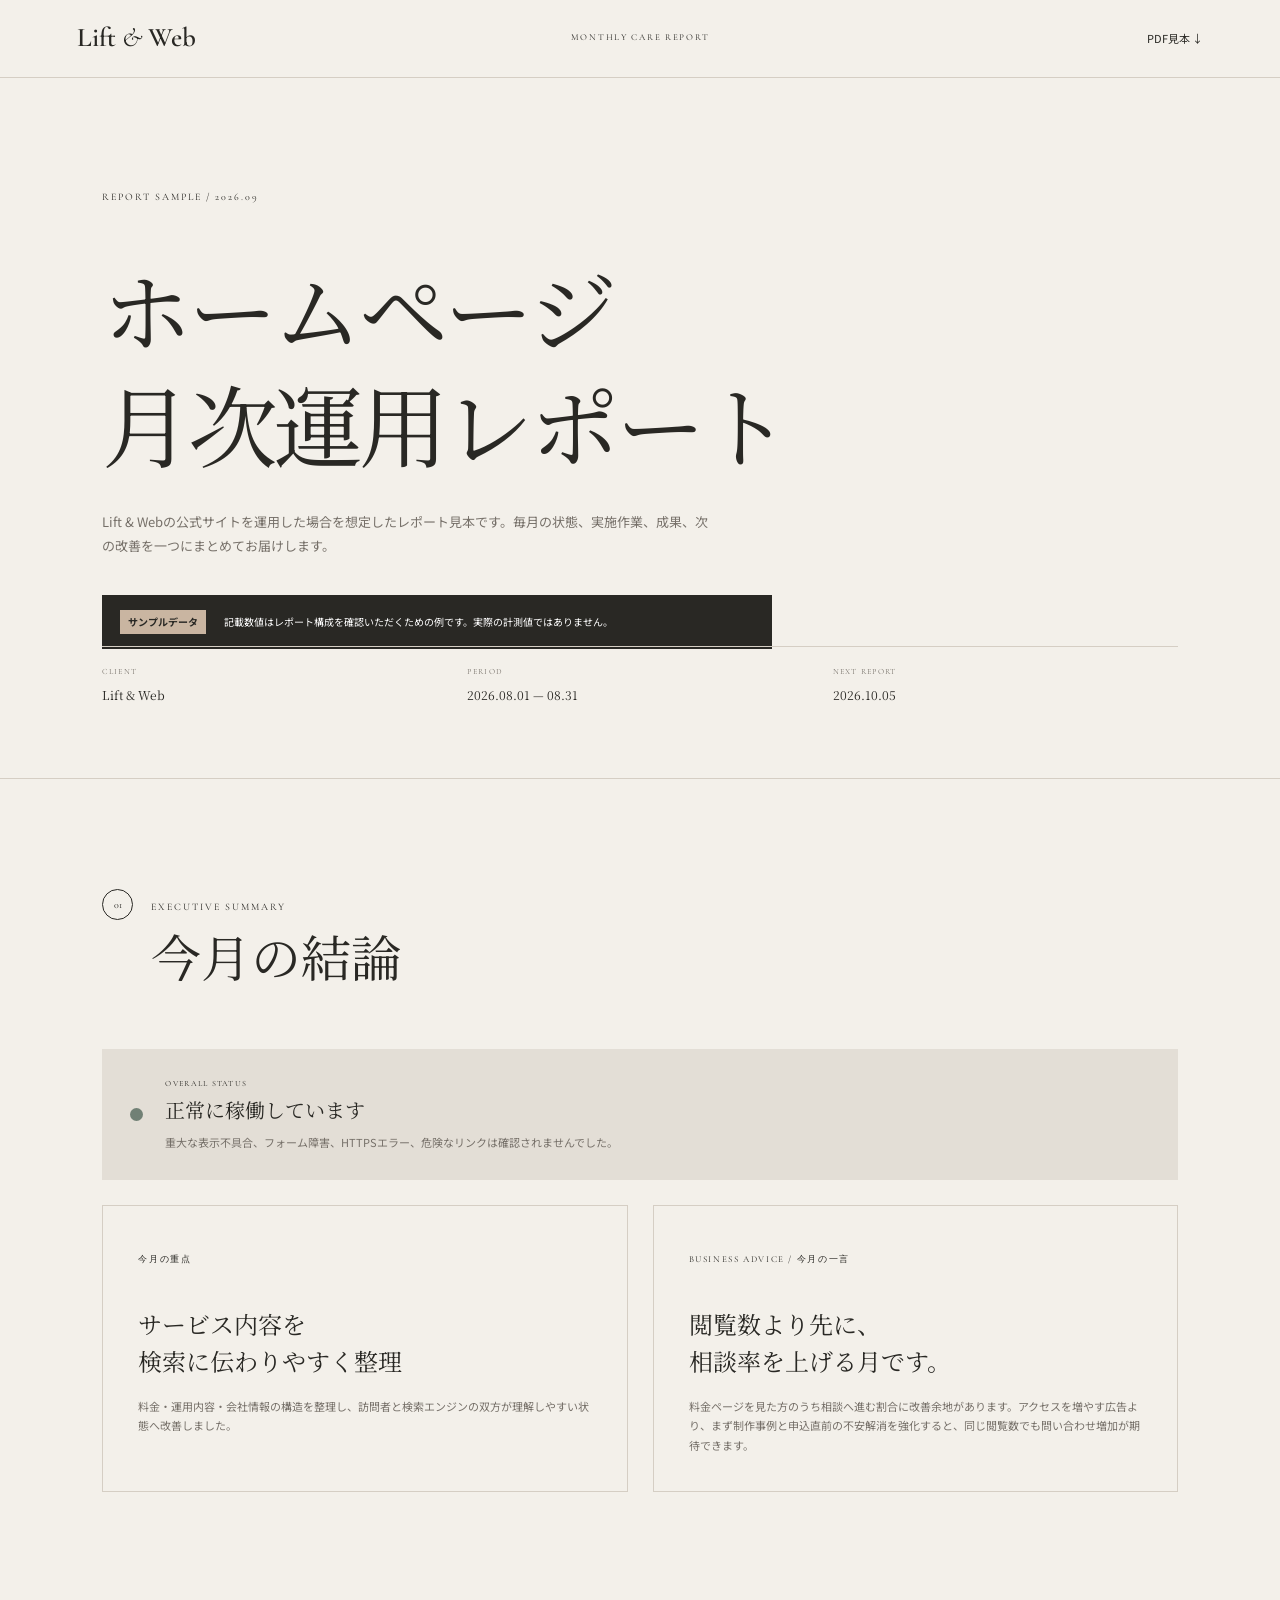
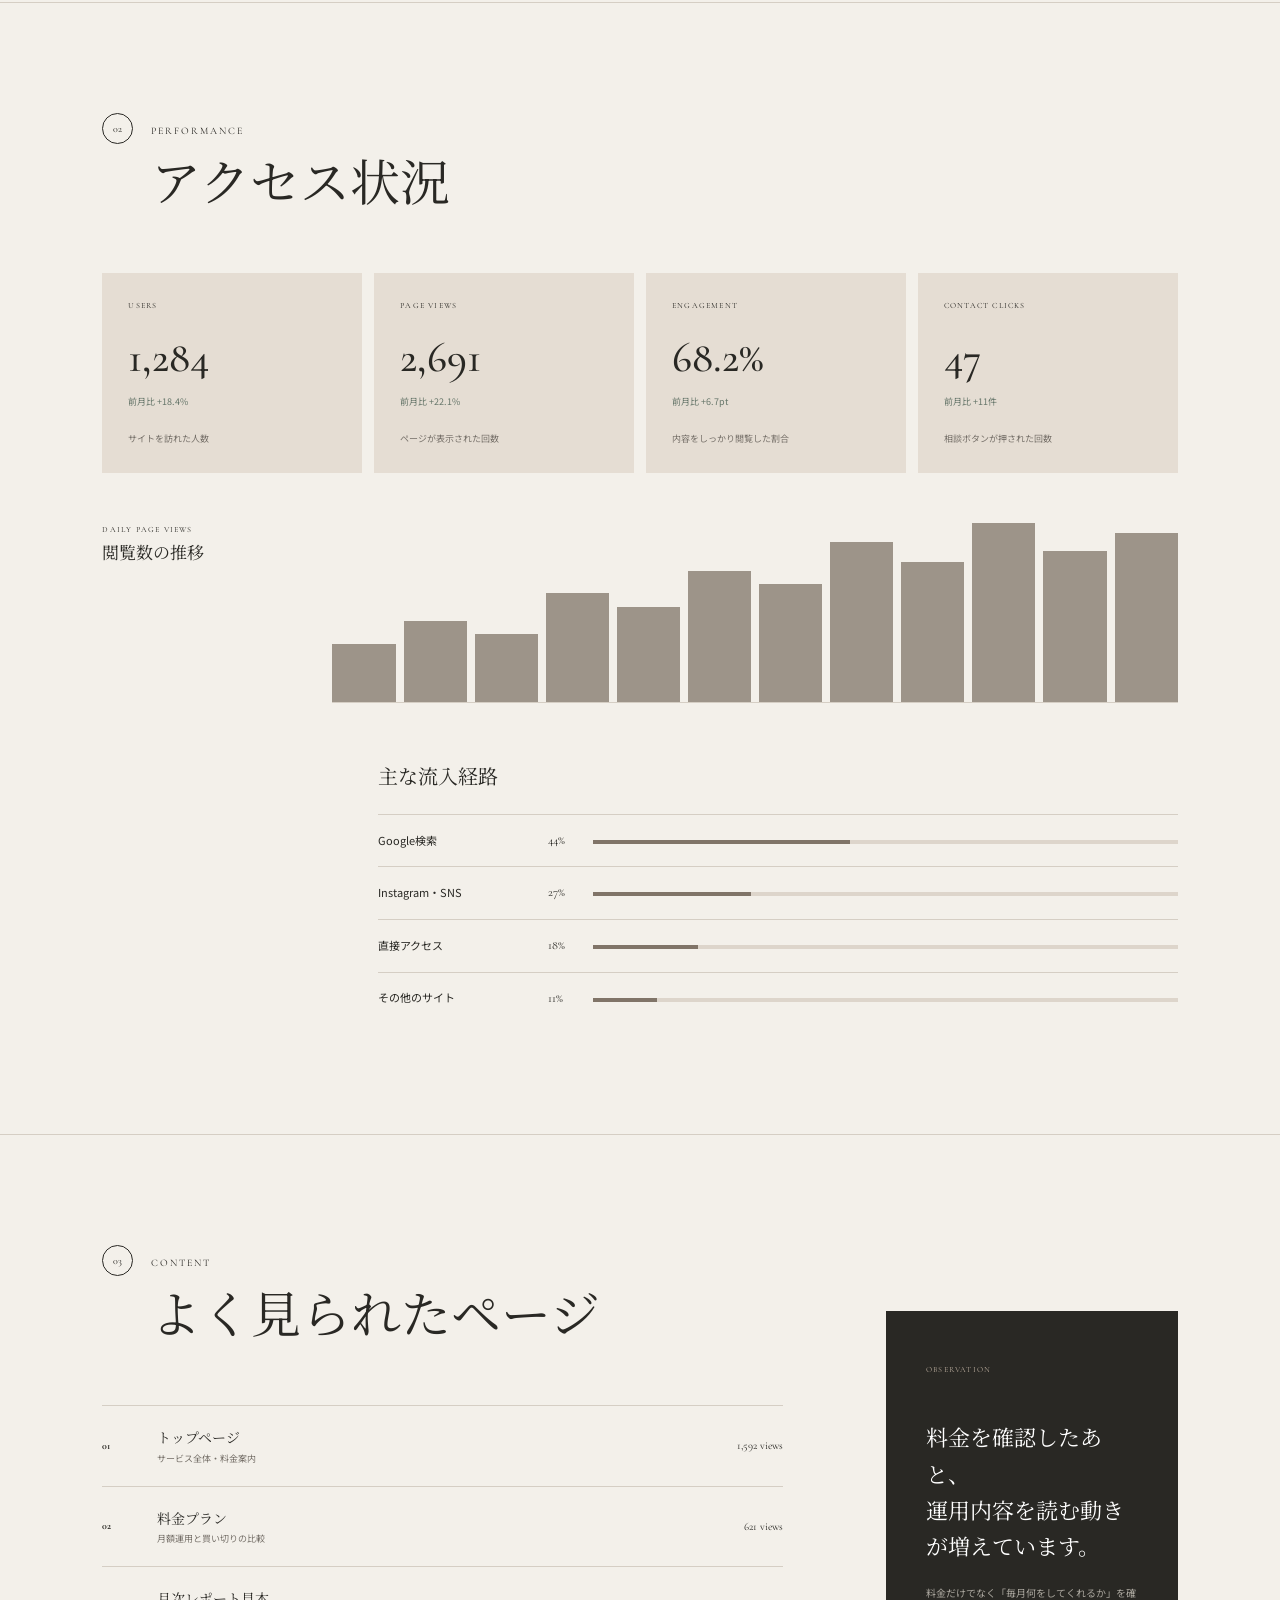
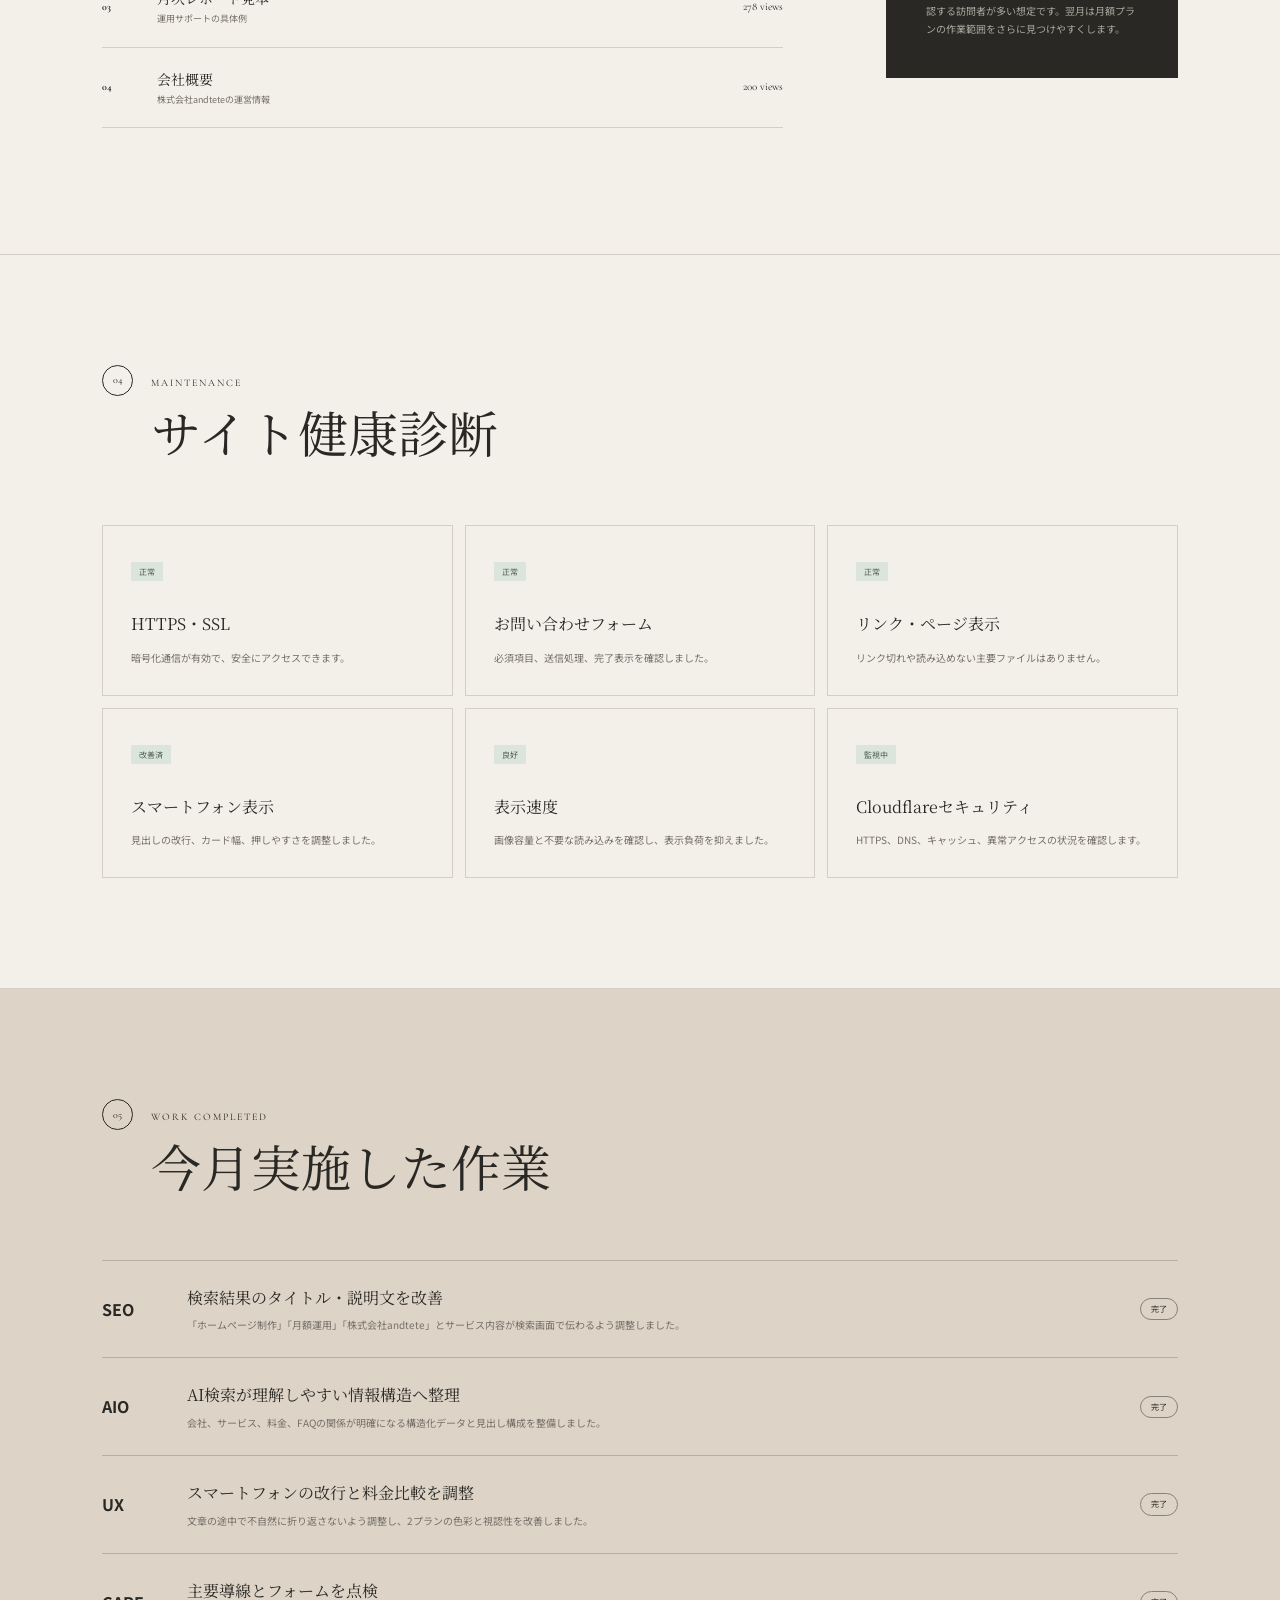
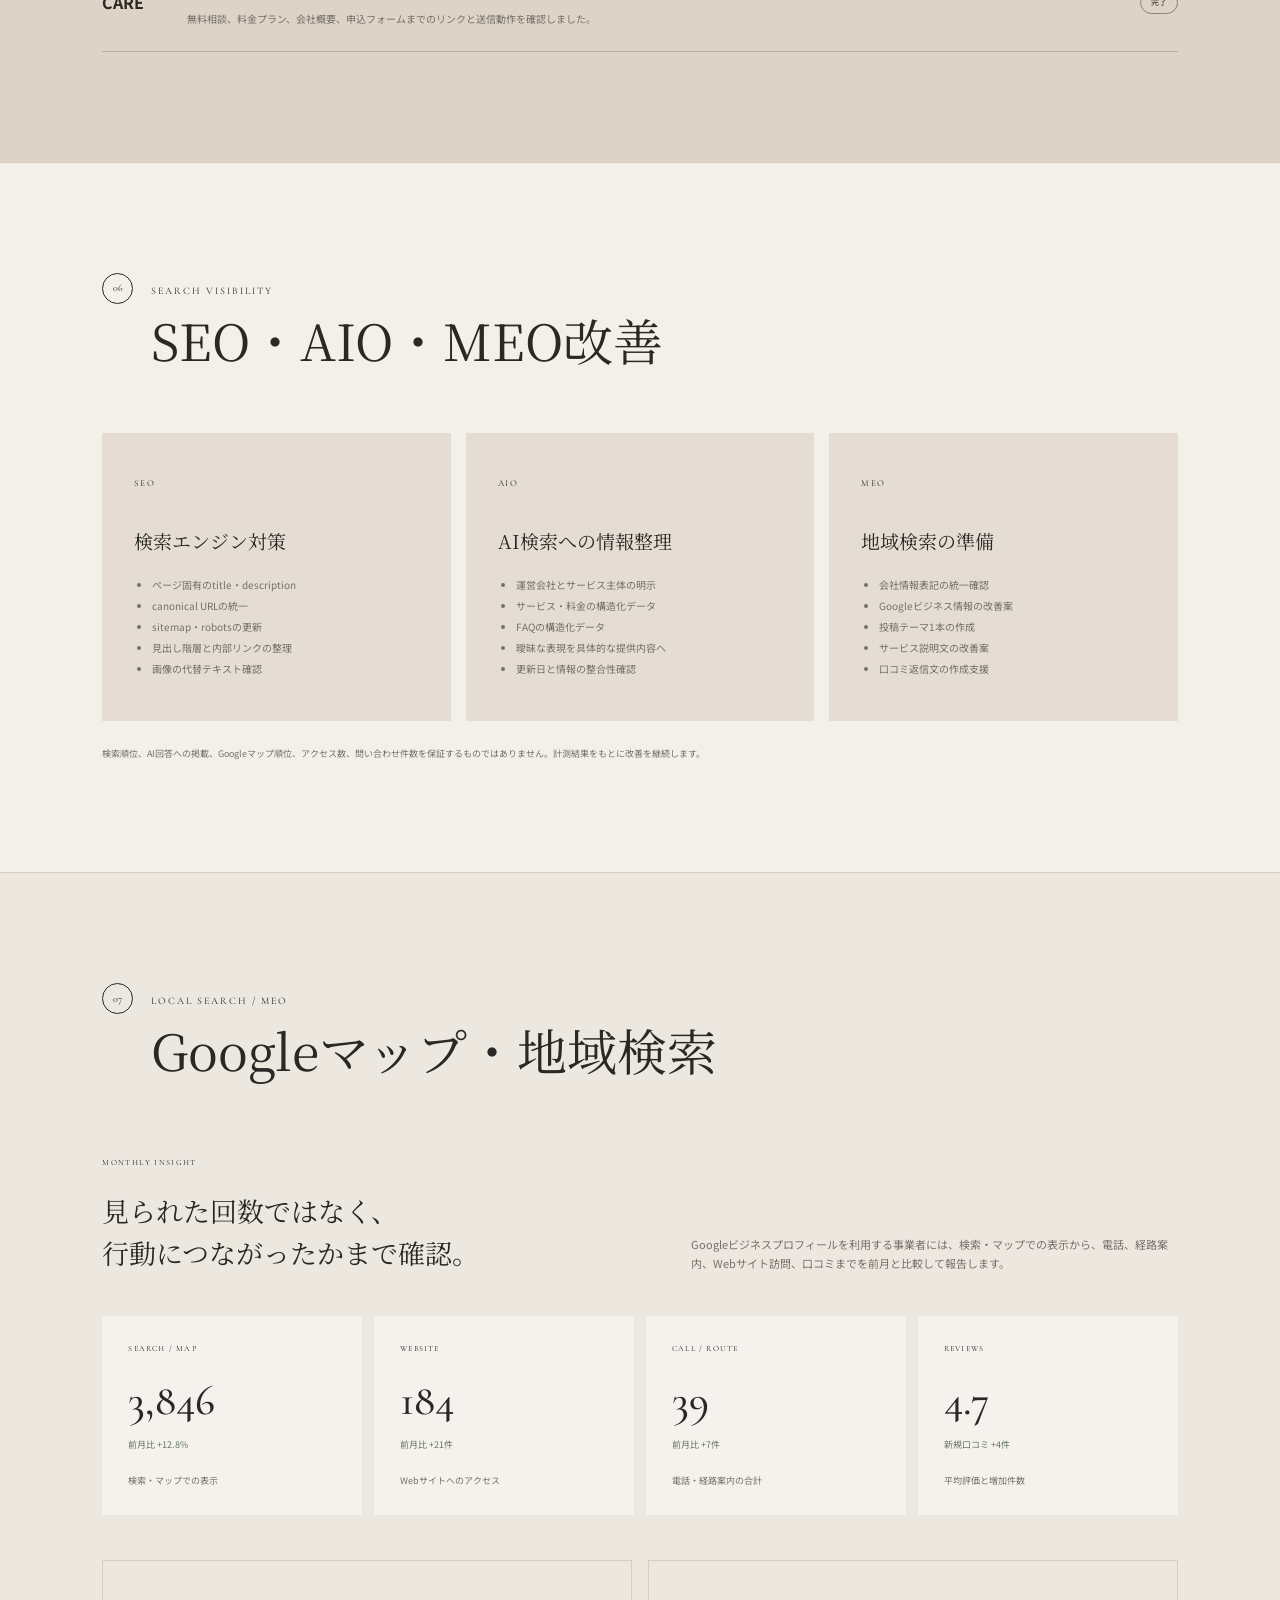
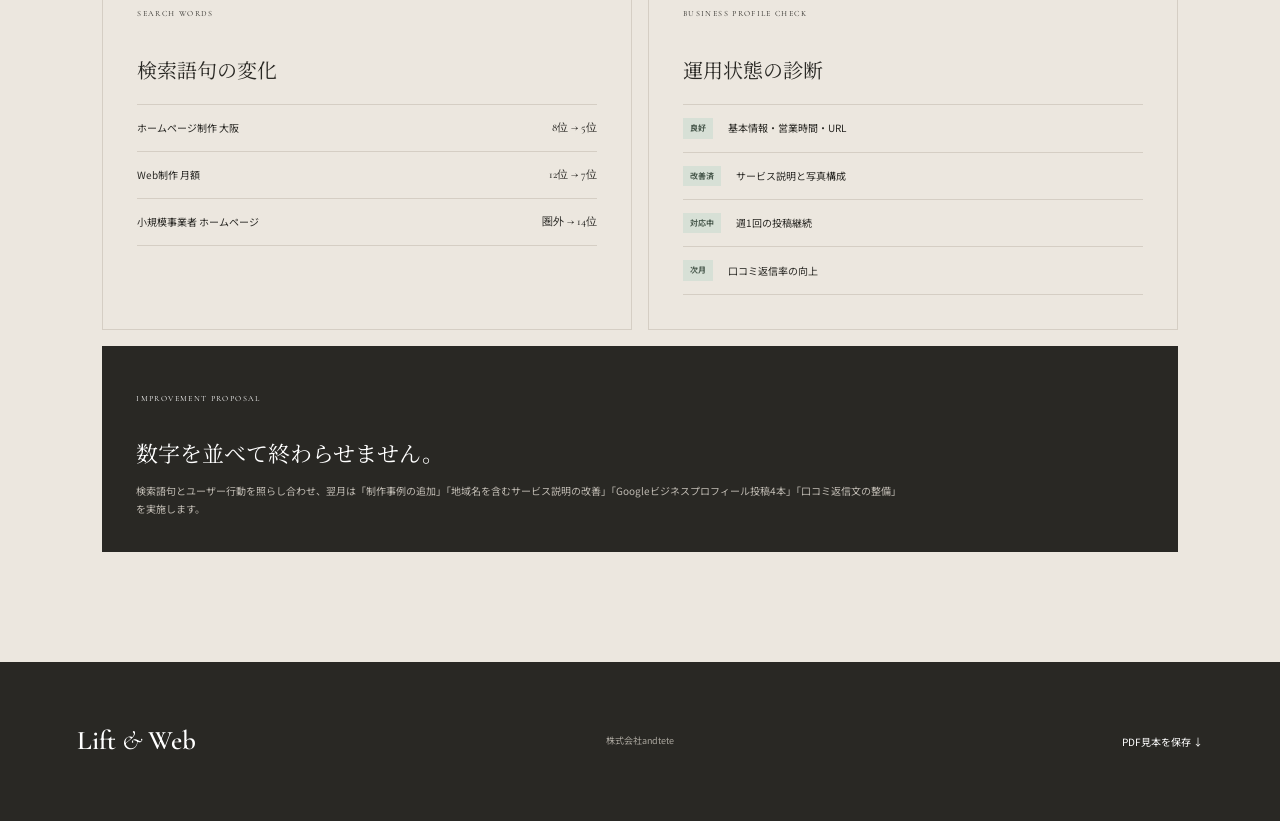
<file: report-sample.html>
<!doctype html>
<html lang="ja">
<head>
  <meta charset="UTF-8">
  <meta name="viewport" content="width=device-width, initial-scale=1">
  <meta name="robots" content="index,follow,max-image-preview:large">
  <meta name="description" content="Lift & Webの月額運用プランで毎月お届けする、サイト点検・アクセス解析・SEO改善・翌月施策をまとめた月次レポートの見本です。">
  <title>月次運用レポート見本｜Lift & Web</title>
  <link rel="canonical" href="https://lift-web-bz4.pages.dev/report-sample.html">
  <link rel="preconnect" href="https://fonts.googleapis.com"><link rel="preconnect" href="https://fonts.gstatic.com" crossorigin>
  <link href="https://fonts.googleapis.com/css2?family=Cormorant+Garamond:wght@400;500;600&family=Noto+Sans+JP:wght@400;500;600&family=Noto+Serif+JP:wght@400;500;600&display=swap" rel="stylesheet">
  <link rel="stylesheet" href="report-sample.css">
  <link rel="stylesheet" href="report-fixes.css">
</head>
<body>
  <header><a href="index.html" class="brand">Lift <i>&amp;</i> Web</a><span>MONTHLY CARE REPORT</span><a href="lift-web-monthly-report-sample.pdf" download>PDF見本 ↓</a></header>
  <main>
    <section class="cover">
      <p class="eyebrow">REPORT SAMPLE / 2026.09</p><h1>ホームページ<br>月次運用レポート</h1><p class="intro">Lift & Webの公式サイトを運用した場合を想定したレポート見本です。毎月の状態、実施作業、成果、次の改善を一つにまとめてお届けします。</p>
      <div class="notice"><b>サンプルデータ</b><span>記載数値はレポート構成を確認いただくための例です。実際の計測値ではありません。</span></div>
      <div class="cover-meta"><div><small>CLIENT</small><strong>Lift & Web</strong></div><div><small>PERIOD</small><strong>2026.08.01 — 08.31</strong></div><div><small>NEXT REPORT</small><strong>2026.10.05</strong></div></div>
    </section>

    <section class="summary block">
      <div class="title"><span>01</span><div><small>EXECUTIVE SUMMARY</small><h2>今月の結論</h2></div></div>
      <div class="status-card"><i></i><div><small>OVERALL STATUS</small><strong>正常に稼働しています</strong><p>重大な表示不具合、フォーム障害、HTTPSエラー、危険なリンクは確認されませんでした。</p></div></div>
      <div class="summary-grid"><article><small>今月の重点</small><h3>サービス内容を<br>検索に伝わりやすく整理</h3><p>料金・運用内容・会社情報の構造を整理し、訪問者と検索エンジンの双方が理解しやすい状態へ改善しました。</p></article><article><small>BUSINESS ADVICE / 今月の一言</small><h3>閲覧数より先に、<br>相談率を上げる月です。</h3><p>料金ページを見た方のうち相談へ進む割合に改善余地があります。アクセスを増やす広告より、まず制作事例と申込直前の不安解消を強化すると、同じ閲覧数でも問い合わせ増加が期待できます。</p></article></div>
    </section>

    <section class="block">
      <div class="title"><span>02</span><div><small>PERFORMANCE</small><h2>アクセス状況</h2></div></div>
      <div class="metrics"><article><small>USERS</small><strong>1,284</strong><em>前月比 +18.4%</em><p>サイトを訪れた人数</p></article><article><small>PAGE VIEWS</small><strong>2,691</strong><em>前月比 +22.1%</em><p>ページが表示された回数</p></article><article><small>ENGAGEMENT</small><strong>68.2%</strong><em>前月比 +6.7pt</em><p>内容をしっかり閲覧した割合</p></article><article><small>CONTACT CLICKS</small><strong>47</strong><em>前月比 +11件</em><p>相談ボタンが押された回数</p></article></div>
      <div class="chart-card"><div><small>DAILY PAGE VIEWS</small><strong>閲覧数の推移</strong></div><div class="chart" aria-label="日別閲覧数のサンプルグラフ"><i style="height:32%"></i><i style="height:45%"></i><i style="height:38%"></i><i style="height:61%"></i><i style="height:53%"></i><i style="height:73%"></i><i style="height:66%"></i><i style="height:89%"></i><i style="height:78%"></i><i style="height:100%"></i><i style="height:84%"></i><i style="height:94%"></i></div></div>
      <div class="traffic"><h3>主な流入経路</h3><div><span>Google検索</span><b style="--value:44%">44%</b></div><div><span>Instagram・SNS</span><b style="--value:27%">27%</b></div><div><span>直接アクセス</span><b style="--value:18%">18%</b></div><div><span>その他のサイト</span><b style="--value:11%">11%</b></div></div>
    </section>

    <section class="block split">
      <div><div class="title"><span>03</span><div><small>CONTENT</small><h2>よく見られたページ</h2></div></div><ol class="ranking"><li><b>01</b><span>トップページ<small>サービス全体・料金案内</small></span><em>1,592 views</em></li><li><b>02</b><span>料金プラン<small>月額運用と買い切りの比較</small></span><em>621 views</em></li><li><b>03</b><span>月次レポート見本<small>運用サポートの具体例</small></span><em>278 views</em></li><li><b>04</b><span>会社概要<small>株式会社andteteの運営情報</small></span><em>200 views</em></li></ol></div>
      <aside><small>OBSERVATION</small><h3>料金を確認したあと、<br>運用内容を読む動きが増えています。</h3><p>料金だけでなく「毎月何をしてくれるか」を確認する訪問者が多い想定です。翌月は月額プランの作業範囲をさらに見つけやすくします。</p></aside>
    </section>

    <section class="block">
      <div class="title"><span>04</span><div><small>MAINTENANCE</small><h2>サイト健康診断</h2></div></div>
      <div class="health"><article><span>正常</span><h3>HTTPS・SSL</h3><p>暗号化通信が有効で、安全にアクセスできます。</p></article><article><span>正常</span><h3>お問い合わせフォーム</h3><p>必須項目、送信処理、完了表示を確認しました。</p></article><article><span>正常</span><h3>リンク・ページ表示</h3><p>リンク切れや読み込めない主要ファイルはありません。</p></article><article><span>改善済</span><h3>スマートフォン表示</h3><p>見出しの改行、カード幅、押しやすさを調整しました。</p></article><article><span>良好</span><h3>表示速度</h3><p>画像容量と不要な読み込みを確認し、表示負荷を抑えました。</p></article><article><span>監視中</span><h3>Cloudflareセキュリティ</h3><p>HTTPS、DNS、キャッシュ、異常アクセスの状況を確認します。</p></article></div>
    </section>

    <section class="block work">
      <div class="title"><span>05</span><div><small>WORK COMPLETED</small><h2>今月実施した作業</h2></div></div>
      <div class="work-list"><article><b>SEO</b><div><h3>検索結果のタイトル・説明文を改善</h3><p>「ホームページ制作」「月額運用」「株式会社andtete」とサービス内容が検索画面で伝わるよう調整しました。</p></div><span>完了</span></article><article><b>AIO</b><div><h3>AI検索が理解しやすい情報構造へ整理</h3><p>会社、サービス、料金、FAQの関係が明確になる構造化データと見出し構成を整備しました。</p></div><span>完了</span></article><article><b>UX</b><div><h3>スマートフォンの改行と料金比較を調整</h3><p>文章の途中で不自然に折り返さないよう調整し、2プランの色彩と視認性を改善しました。</p></div><span>完了</span></article><article><b>CARE</b><div><h3>主要導線とフォームを点検</h3><p>無料相談、料金プラン、会社概要、申込フォームまでのリンクと送信動作を確認しました。</p></div><span>完了</span></article></div>
    </section>

    <section class="block seo">
      <div class="title"><span>06</span><div><small>SEARCH VISIBILITY</small><h2>SEO・AIO・MEO改善</h2></div></div>
      <div class="seo-grid"><article><small>SEO</small><h3>検索エンジン対策</h3><ul><li>ページ固有のtitle・description</li><li>canonical URLの統一</li><li>sitemap・robotsの更新</li><li>見出し階層と内部リンクの整理</li><li>画像の代替テキスト確認</li></ul></article><article><small>AIO</small><h3>AI検索への情報整理</h3><ul><li>運営会社とサービス主体の明示</li><li>サービス・料金の構造化データ</li><li>FAQの構造化データ</li><li>曖昧な表現を具体的な提供内容へ</li><li>更新日と情報の整合性確認</li></ul></article><article><small>MEO</small><h3>地域検索の準備</h3><ul><li>会社情報表記の統一確認</li><li>Googleビジネス情報の改善案</li><li>投稿テーマ1本の作成</li><li>サービス説明文の改善案</li><li>口コミ返信文の作成支援</li></ul></article></div>
      <p class="disclaimer">検索順位、AI回答への掲載、Googleマップ順位、アクセス数、問い合わせ件数を保証するものではありません。計測結果をもとに改善を継続します。</p>
    </section>

    <section class="block meo">
      <div class="title"><span>07</span><div><small>LOCAL SEARCH / MEO</small><h2>Googleマップ・地域検索</h2></div></div>
      <div class="meo-lead"><div><small>MONTHLY INSIGHT</small><strong>見られた回数ではなく、<br>行動につながったかまで確認。</strong></div><p>Googleビジネスプロフィールを利用する事業者には、検索・マップでの表示から、電話、経路案内、Webサイト訪問、口コミまでを前月と比較して報告します。</p></div>
      <div class="metrics meo-metrics"><article><small>SEARCH / MAP</small><strong>3,846</strong><em>前月比 +12.8%</em><p>検索・マップでの表示</p></article><article><small>WEBSITE</small><strong>184</strong><em>前月比 +21件</em><p>Webサイトへのアクセス</p></article><article><small>CALL / ROUTE</small><strong>39</strong><em>前月比 +7件</em><p>電話・経路案内の合計</p></article><article><small>REVIEWS</small><strong>4.7</strong><em>新規口コミ +4件</em><p>平均評価と増加件数</p></article></div>
      <div class="meo-grid">
        <article><small>SEARCH WORDS</small><h3>検索語句の変化</h3><ol><li><span>ホームページ制作 大阪</span><b>8位 → 5位</b></li><li><span>Web制作 月額</span><b>12位 → 7位</b></li><li><span>小規模事業者 ホームページ</span><b>圏外 → 14位</b></li></ol></article>
        <article><small>BUSINESS PROFILE CHECK</small><h3>運用状態の診断</h3><ul class="checklist"><li><b>良好</b><span>基本情報・営業時間・URL</span></li><li><b>改善済</b><span>サービス説明と写真構成</span></li><li><b>対応中</b><span>週1回の投稿継続</span></li><li><b>次月</b><span>口コミ返信率の向上</span></li></ul></article>
      </div>
      <div class="proposal"><small>IMPROVEMENT PROPOSAL</small><h3>数字を並べて終わらせません。</h3><p>検索語句とユーザー行動を照らし合わせ、翌月は「制作事例の追加」「地域名を含むサービス説明の改善」「Googleビジネスプロフィール投稿4本」「口コミ返信文の整備」を実施します。</p></div>
    </section>

  </main>
  <footer><a href="index.html" class="brand">Lift <i>&amp;</i> Web</a><p>株式会社andtete</p><a href="lift-web-monthly-report-sample.pdf" download>PDF見本を保存 ↓</a></footer>
</body>
</html>
</file>
<file: home.css>
:root{--paper:#f3f0ea;--ink:#242421;--muted:#77736d;--line:#d8d3ca;--cream:#e4dbcf;--white:#fff;--serif:"Noto Serif JP",serif;--display:"Cormorant Garamond",serif;--sans:"Noto Sans JP",sans-serif}*{box-sizing:border-box}html{scroll-behavior:smooth}body{margin:0;min-width:320px;background:var(--paper);color:var(--ink);font-family:var(--sans);line-height:1.8;-webkit-font-smoothing:antialiased}a{color:inherit;text-decoration:none}h1,h2,h3,p{margin-top:0}button{font:inherit}.site-header{align-items:center;border-bottom:1px solid rgba(36,36,33,.14);display:grid;grid-template-columns:1fr auto 1fr;height:88px;padding:0 clamp(24px,5vw,76px);position:absolute;top:0;width:100%;z-index:10}.wordmark{font-family:var(--display);font-size:29px;font-weight:600;letter-spacing:.02em;line-height:1}.wordmark i{font-weight:400}.site-header nav{display:flex;gap:32px}.site-header nav a{font-size:12px;letter-spacing:.06em}.site-header nav a:hover{opacity:.55}.header-cta{align-items:center;display:flex;font-size:12px;gap:18px;justify-self:end}.header-cta span{align-items:center;border:1px solid;display:flex;height:36px;justify-content:center;width:36px}.menu-button{display:none}.hero{display:grid;grid-template-columns:57% 43%;min-height:780px;padding-top:88px;position:relative}.hero-copy{display:flex;flex-direction:column;justify-content:center;padding:70px clamp(28px,7vw,110px)}.eyebrow,.section-label{font-family:var(--display);font-size:12px;letter-spacing:.22em}.hero h1{font-family:var(--serif);font-size:clamp(52px,6vw,94px);font-weight:400;letter-spacing:-.045em;line-height:1.26;margin:25px 0 35px}.hero h1 em{font-style:normal;margin-left:.62em}.lead{color:#5e5b56;font-family:var(--serif);font-size:clamp(14px,1.2vw,17px);letter-spacing:.05em;line-height:2.15}.hero-actions{align-items:center;display:flex;gap:34px;margin-top:26px}.button{align-items:center;border-radius:999px;display:inline-flex;font-size:13px;justify-content:center;letter-spacing:.08em;min-height:58px;padding:0 36px;transition:.25s}.button.dark{background:var(--ink);color:#fff}.button.dark:hover{transform:translateY(-3px);box-shadow:0 10px 25px rgba(0,0,0,.16)}.text-link{border-bottom:1px solid;font-size:12px;padding:8px 0}.text-link span{margin-left:18px}.hero-art{background:#d9d0c5;overflow:hidden;position:relative}.hero-art:before{background:linear-gradient(130deg,rgba(255,255,255,.35),transparent 55%);content:"";inset:0;position:absolute}.orbit{border:1px solid rgba(47,46,43,.19);border-radius:50%;position:absolute}.orbit-one{height:620px;right:-185px;top:60px;width:620px}.orbit-two{height:390px;left:-140px;top:260px;width:390px}.type-card{background:rgba(245,242,236,.82);box-shadow:0 30px 80px rgba(72,62,53,.12);display:flex;flex-direction:column;height:410px;justify-content:space-between;left:14%;padding:46px;position:absolute;top:190px;transform:rotate(-4deg);width:min(68%,340px)}.type-card small,.type-card span{font-family:var(--display);font-size:11px;letter-spacing:.18em}.type-card strong{font-family:var(--display);font-size:62px;font-weight:400;line-height:.85}.vertical-copy{bottom:42px;font-family:var(--display);font-size:10px;letter-spacing:.2em;margin:0;position:absolute;right:24px;writing-mode:vertical-rl}.scroll-mark{bottom:35px;font-family:var(--display);font-size:10px;left:30px;letter-spacing:.2em;margin:0;position:absolute}.scroll-mark span{background:var(--ink);display:inline-block;height:1px;margin:0 0 3px 14px;width:42px}.section-pad{padding:140px clamp(28px,8vw,128px)}.section-label{align-items:center;display:flex;margin-bottom:60px}.section-label span{align-items:center;border:1px solid var(--ink);border-radius:50%;display:inline-flex;height:29px;justify-content:center;letter-spacing:0;margin-right:14px;width:29px}.statement{background:var(--ink);color:#f5f2ec}.statement-grid{display:grid;gap:12vw;grid-template-columns:1.25fr 1fr}.statement h2,.section-head h2,.report h2,.final-cta h2{font-family:var(--serif);font-size:clamp(36px,4.5vw,66px);font-weight:400;letter-spacing:-.04em;line-height:1.45;margin:0}.statement h2 span{color:#bcae9e}.statement-grid>div{align-self:end;color:#bbb7b0;font-size:14px;line-height:2.2}.service{background:#f7f5f1}.section-head{display:grid;gap:6vw;grid-template-columns:.6fr 1.2fr 1fr;margin-bottom:80px}.section-head .section-label{margin:12px 0 0}.section-head>p:last-child{align-self:end;color:var(--muted);font-size:13px;margin:0;max-width:450px}.service-list{border-top:1px solid var(--line)}.service-row{align-items:center;border-bottom:1px solid var(--line);display:grid;gap:40px;grid-template-columns:50px 1fr 2.4fr .8fr;min-height:155px;transition:.3s}.service-row:hover{padding-left:18px}.service-row b{font-family:var(--display);font-size:12px}.service-row h3{font-family:var(--serif);font-size:27px;font-weight:400;margin:0}.service-row p{color:var(--muted);font-size:13px;margin:0}.service-row>span{font-family:var(--display);font-size:11px;justify-self:end;letter-spacing:.17em}.report{align-items:center;background:#d9d0c5;display:grid;gap:10vw;grid-template-columns:1fr 1fr}.report .section-label{margin-bottom:48px}.report h2 em{font-style:normal;text-decoration:underline;text-decoration-thickness:1px;text-underline-offset:8px}.report-copy>p:not(.section-label){font-size:14px;margin:35px 0}.report ul{list-style:none;padding:0}.report li{border-top:1px solid rgba(36,36,33,.18);font-size:13px;padding:13px 0}.report-sheet{background:#f9f8f5;box-shadow:18px 22px 0 rgba(36,36,33,.08);justify-self:center;max-width:470px;padding:42px;width:100%}.sheet-top{display:flex;justify-content:space-between}.sheet-top span{font-family:var(--display);font-size:18px;font-weight:600}.sheet-top small{font-family:var(--display);font-size:9px;letter-spacing:.12em}.report-sheet h3{border-bottom:1px solid;margin:48px 0 24px;padding-bottom:24px;font-family:var(--display);font-size:35px;font-weight:400;line-height:1}.status{align-items:center;background:#eeeae3;display:flex;gap:15px;padding:18px}.status>span{background:#708b75;border-radius:50%;height:11px;width:11px}.status small,.mini-stats small,.done small{display:block;font-family:var(--display);font-size:8px;letter-spacing:.15em}.status strong{font-family:var(--serif);font-size:14px}.mini-stats{display:grid;gap:12px;grid-template-columns:1fr 1fr;margin:12px 0}.mini-stats div{border:1px solid var(--line);padding:15px}.mini-stats strong{font-family:var(--display);font-size:29px;font-weight:500}.done{border-top:1px solid;padding:18px 0}.done p{font-size:10px;margin:8px 0}.no-action{background:var(--ink);color:white;font-size:10px;margin:0;padding:14px;text-align:center}.no-action strong{margin-left:10px}.plans{background:#f7f5f1}.section-head.center{display:block;margin-left:auto;margin-right:auto;max-width:710px;text-align:center}.center .section-label{justify-content:center;margin-bottom:42px}.center>p:last-child{margin:25px auto 0}.plan-grid{display:grid;gap:24px;grid-template-columns:1fr 1fr;margin:auto;max-width:1100px}.plan{border:1px solid var(--line);display:flex;flex-direction:column;padding:55px}.plan.featured{background:var(--ink);color:white;position:relative}.recommend{background:#bdaea0;color:var(--ink);font-family:var(--display);font-size:10px;letter-spacing:.15em;padding:8px 18px;position:absolute;right:0;top:0}.plan-no{font-family:var(--display);font-size:11px;letter-spacing:.16em}.plan h3{font-family:var(--serif);font-size:30px;font-weight:400;margin:12px 0 16px}.plan-intro{color:var(--muted);font-size:12px;min-height:48px}.featured .plan-intro{color:#aaa7a1}.price{align-items:end;border-top:1px solid var(--line);display:flex;gap:8px;margin-top:20px;padding-top:25px}.featured .price{border-color:#575752}.price small{font-size:11px;margin:0 auto 8px 0}.price strong{font-family:var(--display);font-size:46px;font-weight:500;line-height:1}.price em{font-family:var(--sans);font-size:13px;font-style:normal;margin-left:3px}.price span{font-size:9px;margin-bottom:5px}.price.monthly{border-top:0;margin:0;padding-top:18px}.price.buy{margin-top:86px}.first-payment{color:var(--muted);font-size:10px;margin:16px 0 25px}.featured .first-payment{color:#aaa7a1}.plan ul{border-top:1px solid var(--line);list-style:none;margin:0 0 35px;padding:22px 0}.featured ul{border-color:#575752}.plan li{font-size:12px;padding:7px 0}.plan li:before{content:"—";margin-right:10px}.button.light{background:white;color:var(--ink);margin-top:auto}.button.outline{border:1px solid var(--ink);margin-top:auto}.plan-note{color:var(--muted);font-size:10px;line-height:1.8;margin:24px auto 0;max-width:900px;text-align:center}.flow{background:var(--paper);display:grid;gap:10vw;grid-template-columns:1fr 1.1fr}.flow .section-head{display:block;margin:0}.flow .section-label{margin-bottom:50px}.flow ol{list-style:none;margin:0;padding:0}.flow li{border-top:1px solid var(--line);display:grid;gap:30px;grid-template-columns:40px 1fr;padding:28px 0}.flow li:last-child{border-bottom:1px solid var(--line)}.flow li>b{font-family:var(--display);font-size:12px}.flow h3{font-family:var(--serif);font-size:21px;font-weight:400;margin:0 0 7px}.flow li p{color:var(--muted);font-size:12px;margin:0}.faq{background:#f7f5f1}.faq .section-head{display:block}.faq .section-label{margin-bottom:40px}.faq-list{border-top:1px solid var(--line);margin-left:auto;max-width:850px}.faq details{border-bottom:1px solid var(--line)}.faq summary{cursor:pointer;font-family:var(--serif);font-size:16px;list-style:none;padding:26px 52px 26px 0;position:relative}.faq summary::-webkit-details-marker{display:none}.faq summary span{font-family:var(--sans);font-weight:300;position:absolute;right:10px;transition:.25s}.faq details[open] summary span{transform:rotate(45deg)}.faq details p{color:var(--muted);font-size:13px;max-width:720px;padding:0 30px 28px 0}.final-cta{padding:150px 24px;text-align:center}.final-cta h2{margin:25px 0}.final-cta>p:not(.eyebrow){color:var(--muted);font-size:13px;margin-bottom:34px}.final-cta .button{min-width:260px}.final-cta small{color:var(--muted);display:block;font-size:10px;margin-top:14px}footer{align-items:end;background:var(--ink);color:white;display:grid;gap:30px;grid-template-columns:1fr 1fr auto;padding:80px clamp(28px,6vw,90px) 40px}footer .wordmark{font-size:45px}footer p{color:#aaa7a1;font-size:10px;margin:0 0 12px}footer p a{color:white;margin-right:22px}footer small{color:#88847f;font-size:9px}.floating-cta{align-items:center;background:var(--ink);bottom:22px;color:white;display:flex;font-size:12px;gap:10px;padding:16px 20px;position:fixed;right:22px;z-index:20}.floating-cta span{font-family:var(--display);font-size:8px;letter-spacing:.1em}.floating-cta b{font-weight:400;margin-left:8px}.reveal{opacity:0;transform:translateY(22px);transition:opacity .75s ease,transform .75s ease}.reveal.visible{opacity:1;transform:none}
@media(max-width:800px){.site-header{height:70px;padding:0 20px}.site-header nav,.header-cta{display:none}.site-header{grid-template-columns:1fr auto}.wordmark{font-size:24px}.menu-button{background:none;border:0;display:block;height:40px;justify-self:end;padding:8px;width:40px}.menu-button span{background:var(--ink);display:block;height:1px;margin:7px 0;width:24px}.hero{display:block;min-height:auto;padding-top:70px}.hero-copy{min-height:620px;padding:80px 25px}.hero h1{font-size:clamp(48px,15vw,68px)}.hero h1 em{margin-left:.28em}.hero-art{height:480px}.type-card{height:310px;left:12%;padding:32px;top:80px;width:68%}.type-card strong{font-size:48px}.scroll-mark{display:none}.section-pad{padding:90px 24px}.statement-grid,.report,.flow{grid-template-columns:1fr;gap:60px}.statement h2,.section-head h2,.report h2,.final-cta h2{font-size:38px}.statement-grid>div{font-size:13px}.section-head{display:block;margin-bottom:50px}.section-head .section-label{margin-bottom:42px}.section-head>p:last-child{margin-top:25px}.service-row{gap:13px;grid-template-columns:30px 1fr;min-height:0;padding:28px 0}.service-row p{grid-column:2}.service-row>span{display:none}.report-sheet{padding:28px}.plan-grid{grid-template-columns:1fr}.plan{padding:40px 27px}.price strong{font-size:42px}.price.buy{margin-top:40px}.flow{gap:50px}.faq-list{margin:0}.faq summary{font-size:14px}.final-cta{padding:100px 24px}footer{align-items:start;grid-template-columns:1fr;padding-bottom:100px}footer .wordmark{font-size:37px}.floating-cta{bottom:12px;justify-content:center;left:12px;right:12px}.hero-actions{align-items:flex-start;flex-direction:column;gap:15px}.button{width:100%}}@media(prefers-reduced-motion:reduce){*{scroll-behavior:auto!important}.reveal{opacity:1;transform:none;transition:none}}
</file>
<file: effects.css>
body { overflow-x: hidden; }
.scroll-progress { background:#8d7a68; height:3px; left:0; position:fixed; top:0; transform:scaleX(0); transform-origin:left; width:100%; z-index:100; }
.cursor-glow { background:radial-gradient(circle,rgba(255,255,255,.48),rgba(193,172,151,.14) 42%,transparent 70%); border-radius:50%; height:360px; left:0; pointer-events:none; position:fixed; top:0; transform:translate(-50%,-50%); width:360px; z-index:0; }
.site-header, main, footer, .floating-cta { position:relative; z-index:1; }
.site-header { position:absolute; z-index:60; }

/* Interactive editorial header */
.site-header nav a { padding:10px 2px; position:relative; }
.site-header nav a::after { background:currentColor; bottom:5px; content:""; height:1px; left:0; position:absolute; transform:scaleX(0); transform-origin:right; transition:transform .3s ease; width:100%; }
.site-header nav a:hover::after,.site-header nav a:focus-visible::after { transform:scaleX(1); transform-origin:left; }
.header-cta { background:rgba(36,36,33,.94); border:1px solid rgba(255,255,255,.22); border-radius:999px; box-shadow:0 10px 28px rgba(36,36,33,.14); color:#fff; gap:12px; min-height:52px; overflow:hidden; padding:5px 6px 5px 20px; position:relative; transition:transform .3s ease,box-shadow .3s ease,background .3s ease; }
.header-cta::before { background:linear-gradient(100deg,transparent,rgba(255,255,255,.16),transparent); content:""; inset:0; position:absolute; transform:translateX(-120%); transition:transform .55s ease; }
.header-cta:hover { background:#4d4741; box-shadow:0 16px 34px rgba(36,36,33,.22); opacity:1; transform:translateY(-2px); }
.header-cta:hover::before { transform:translateX(120%); }
.header-cta small { color:#cfc4b8; font-family:var(--display); font-size:7px; letter-spacing:.16em; line-height:1; position:absolute; top:9px; }
.header-cta b { font-size:11px; font-weight:500; letter-spacing:.08em; padding-top:12px; position:relative; }
.header-cta span { background:#f3f0ea; border:0; border-radius:50%; color:var(--ink); height:40px; position:relative; transition:transform .3s ease; width:40px; }
.header-cta:hover span { transform:rotate(45deg); }
#service,#plans,#flow,#company { scroll-margin-top:24px; }
.risk-free-label { align-items:center; display:flex; font-size:11px; gap:11px; letter-spacing:.04em; margin:0 0 14px; }
.risk-free-label span { background:var(--ink); color:#fff; padding:6px 10px; }
.risk-free { align-items:center; background:#e5ddd2; display:grid; gap:8vw; grid-template-columns:.72fr 1.28fr; overflow:hidden; position:relative; }
.risk-free::before { border:1px solid rgba(36,36,33,.12); border-radius:50%; content:""; height:640px; left:-270px; position:absolute; top:-230px; width:640px; }
.risk-free-number { font-family:var(--display); font-size:clamp(170px,25vw,390px); font-weight:400; letter-spacing:-.09em; line-height:.7; position:relative; text-align:center; }
.risk-free-number span { font-family:var(--serif); font-size:.1em; letter-spacing:0; margin-left:.08em; }
.risk-free-copy { max-width:720px; position:relative; }
.risk-free-copy .section-label { margin-bottom:40px; }
.risk-kicker { font-family:var(--serif); font-size:14px; letter-spacing:.08em; }
.risk-free h2 { font-family:var(--serif); font-size:clamp(42px,5vw,72px); font-weight:400; letter-spacing:-.04em; line-height:1.4; margin:10px 0 30px; }
.risk-free h2 em { font-style:normal; text-decoration:underline; text-decoration-thickness:1px; text-underline-offset:10px; }
.risk-free-copy>p:not(.section-label):not(.risk-kicker) { color:#5e5a55; font-size:14px; max-width:620px; }
.risk-steps { align-items:center; border-bottom:1px solid rgba(36,36,33,.18); border-top:1px solid rgba(36,36,33,.18); display:flex; flex-wrap:wrap; gap:12px; margin:34px 0 18px; padding:18px 0; }
.risk-steps span { font-size:11px; }
.risk-steps span.active { background:var(--ink); color:#fff; padding:5px 9px; }
.risk-steps i { color:#9d948a; font-style:normal; }
.risk-free-copy small { color:#6c6761; display:block; font-size:9px; line-height:1.8; margin-bottom:28px; }
.risk-free-copy .button { width:max-content; }
.marquee { background:var(--ink); color:#f5f2ec; display:flex; overflow:hidden; padding:18px 0; position:relative; }
.marquee div { animation:marquee 22s linear infinite; flex:none; font-family:var(--display); font-size:17px; letter-spacing:.17em; white-space:nowrap; }
.hero-art, .report-sheet, .plan { will-change:transform; }
.browser-object { transition:transform .15s ease-out; }
.plan { transition:transform .25s ease,box-shadow .25s ease; }
.plan:hover { box-shadow:0 28px 55px rgba(36,36,33,.1); }
@keyframes marquee { to { transform:translateX(-50%); } }
@media(max-width:800px) {
  .cursor-glow { display:none; }
  .risk-free-label { align-items:flex-start; flex-direction:column; font-size:10px; }
  .risk-free { gap:58px; grid-template-columns:1fr; }
  .risk-free::before { height:430px; left:-210px; top:-110px; width:430px; }
  .risk-free-number { font-size:210px; text-align:left; }
  .risk-free h2 { font-size:39px; }
  .risk-steps { gap:8px; }
  .risk-steps i { font-size:10px; }
  .risk-free-copy .button { width:100%; }
  .marquee div { font-size:13px; }
}

.company { background:#d9d0c5; display:grid; gap:9vw; grid-template-columns:.9fr 1.1fr; }
.company-art { align-self:stretch; background:#242421; color:#f4f0e9; min-height:500px; overflow:hidden; padding:45px; position:relative; }
.company-art>p { font-family:var(--display); font-size:10px; letter-spacing:.2em; }
.company-art>strong { bottom:72px; font-family:var(--display); font-size:clamp(65px,8vw,120px); font-weight:400; left:34px; letter-spacing:-.07em; line-height:1; position:absolute; transform:rotate(-90deg); transform-origin:left bottom; }
.company-art>strong span { color:#bcae9e; font-style:italic; }
.company-art>div { border:1px solid #5f5d58; border-radius:50%; height:290px; position:absolute; right:-100px; top:70px; width:290px; }
.company-art>div i { border:1px solid #77736d; border-radius:50%; inset:38px; position:absolute; }
.company-art>div i:nth-child(2) { inset:82px; }
.company-art>div i:nth-child(3) { background:#bcae9e; border:0; height:8px; left:137px; top:-4px; width:8px; }
.company-dot { background:#d8c6b4; border-radius:50%; height:7px; left:50%; offset-path:circle(144px at 0 0); position:absolute; top:50%; width:7px; }
.company-dot.one { animation:company-orbit 8s linear infinite; }
.company-dot.two { animation:company-orbit 13s linear -4s infinite reverse; height:4px; opacity:.7; offset-path:circle(105px at 0 0); width:4px; }
.company-dot.three { animation:company-orbit 18s linear -8s infinite; background:#77736d; height:5px; offset-path:circle(62px at 0 0); width:5px; }
.company-art>small { bottom:40px; font-family:var(--display); font-size:9px; letter-spacing:.17em; position:absolute; right:35px; text-align:right; }
.company-content { align-self:center; }
.company-content .section-label { margin-bottom:48px; }
.company-content h2 { font-family:var(--serif); font-size:clamp(36px,4.5vw,62px); font-weight:400; letter-spacing:-.04em; margin-bottom:28px; }
.company-lead { color:#5e5a55; font-size:13px; line-height:2; max-width:570px; }
.company-list { border-top:1px solid rgba(36,36,33,.2); margin:42px 0 0; }
.company-list div { border-bottom:1px solid rgba(36,36,33,.2); display:grid; gap:30px; grid-template-columns:110px 1fr; padding:18px 0; }
.company-list dt { color:#716b65; font-size:10px; letter-spacing:.08em; }
.company-list dd { font-family:var(--serif); font-size:13px; margin:0; }
.company-list a { text-decoration:underline; text-underline-offset:4px; }

@media(max-width:800px) {
  .company { gap:55px; grid-template-columns:1fr; }
  .company-art { min-height:380px; padding:30px; }
  .company-art>strong { font-size:74px; }
  .company-art>div { height:230px; right:-85px; width:230px; }
  .company-art>div i:nth-child(3) { left:107px; }
  .company-content .section-label { margin-bottom:38px; }
  .company-content h2 { font-size:36px; }
  .company-list div { gap:18px; grid-template-columns:82px 1fr; }
  .company-list dd { overflow-wrap:anywhere; }
  .site-header { background:rgba(243,240,234,.94); backdrop-filter:blur(14px); position:fixed; }
  .site-header .menu-button { position:relative; z-index:3; }
  .site-header .menu-button span { transition:transform .25s ease,opacity .25s ease; }
  .site-header.menu-open .menu-button span:first-child { transform:translateY(4px) rotate(45deg); }
  .site-header.menu-open .menu-button span:last-child { transform:translateY(-4px) rotate(-45deg); }
  .site-header.menu-open nav { align-items:flex-start; background:rgba(243,240,234,.98); border-bottom:1px solid var(--line); box-shadow:0 24px 44px rgba(36,36,33,.12); display:flex; flex-direction:column; gap:0; left:0; padding:82px 24px 24px; position:fixed; right:0; top:0; z-index:2; }
  .site-header.menu-open nav a { border-bottom:1px solid var(--line); font-family:var(--serif); font-size:18px; padding:14px 2px; width:100%; }
  #service,#plans,#flow,#company { scroll-margin-top:70px; }
}
@media(prefers-reduced-motion:reduce) {
  .marquee div { animation:none; }
  .cursor-glow { display:none; }
  .hero-art,.report-sheet,.plan,.browser-object { transform:none!important; }
}

/* Section artwork and responsive line control */
.keep { display:inline-block; }
.browser-object { background:#f4f0e9; box-shadow:0 34px 80px rgba(56,47,39,.18); left:9%; overflow:hidden; position:absolute; top:175px; transform:rotate(-3deg); width:min(76%,460px); }
.browser-bar { align-items:center; border-bottom:1px solid #cfc6bb; display:flex; gap:6px; height:34px; padding:0 12px; }
.browser-bar i { border:1px solid #8e857c; border-radius:50%; height:6px; width:6px; }
.browser-bar span { font-family:var(--display); font-size:7px; letter-spacing:.14em; margin-left:auto; }
.browser-canvas { display:grid; grid-template-columns:1.2fr .8fr; min-height:360px; padding:42px 34px 32px; }
.canvas-copy { display:flex; flex-direction:column; justify-content:space-between; position:relative; z-index:2; }
.canvas-copy small,.canvas-copy span { font-family:var(--display); font-size:8px; letter-spacing:.15em; line-height:1.4; }
.canvas-copy strong { font-family:var(--display); font-size:clamp(43px,5vw,70px); font-weight:500; letter-spacing:-.06em; line-height:.78; }
.canvas-shape { border-left:1px solid #bab0a5; overflow:hidden; position:relative; }
.canvas-shape b { font-family:var(--display); font-size:11px; font-weight:400; position:absolute; right:8px; top:0; }
.canvas-shape i { border:1px solid #91867c; border-radius:50%; height:230px; left:20px; position:absolute; top:50px; width:230px; }
.canvas-shape i:last-child { height:130px; left:70px; top:100px; width:130px; }
.project-tag { background:var(--ink); bottom:105px; color:white; display:flex; flex-direction:column; padding:15px 20px; position:absolute; right:4%; transform:rotate(2deg); width:180px; }
.project-tag span { color:#aaa59e; font-family:var(--display); font-size:7px; letter-spacing:.18em; }
.project-tag strong { font-family:var(--display); font-size:12px; font-weight:500; letter-spacing:.08em; }
.mini-site { height:360px; overflow-x:hidden; overflow-y:auto; overscroll-behavior:contain; scrollbar-color:#8f8478 transparent; scrollbar-width:thin; scroll-behavior:smooth; }
.mini-site::-webkit-scrollbar { width:4px; }
.mini-site::-webkit-scrollbar-thumb { background:#8f8478; border-radius:99px; }
.mini-site section { min-height:360px; position:relative; }
.mini-hero { background:#f4f0e9; padding:20px 25px 24px; }
.mini-nav { align-items:center; border-bottom:1px solid #cfc6bb; display:flex; justify-content:space-between; padding-bottom:10px; }
.mini-nav img { height:34px; object-fit:contain; width:34px; }
.mini-nav span { font-family:var(--display); font-size:6px; letter-spacing:.12em; }
.mini-opening { align-items:center; display:grid; grid-template-columns:1.25fr .75fr; min-height:255px; }
.mini-opening>div { display:flex; flex-direction:column; justify-content:center; }
.mini-opening small { font-family:var(--display); font-size:7px; letter-spacing:.15em; line-height:1.4; }
.mini-opening strong { font-family:var(--display); font-size:49px; font-weight:500; letter-spacing:-.06em; line-height:.78; margin:24px 0 18px; }
.mini-opening p { color:#777068; font-family:var(--serif); font-size:7px; line-height:1.8; margin:0; }
.mini-opening>img { filter:opacity(.77); max-width:125px; transform:rotate(7deg); width:100%; }
.mini-scroll { bottom:12px; font-family:var(--display); font-size:6px; letter-spacing:.17em; position:absolute; right:22px; }
.mini-about { background:#292824; color:#f4f0e9; padding:48px 35px; }
.mini-about small,.mini-works>small,.mini-contact small { font-family:var(--display); font-size:7px; letter-spacing:.18em; }
.mini-about h3 { font-family:var(--serif); font-size:28px; font-weight:400; letter-spacing:-.03em; line-height:1.45; margin:45px 0 20px; }
.mini-about p { color:#aaa69f; font-size:8px; line-height:1.8; max-width:210px; }
.mini-line { background:#706e68; height:1px; margin-top:45px; position:relative; width:100%; }
.mini-line::after { animation:mini-travel 3s ease-in-out infinite; background:#d1bca8; border-radius:50%; content:""; height:7px; position:absolute; top:-3px; width:7px; }
.mini-works { background:#ded5ca; padding:38px 30px; }
.mini-works>div { border-top:1px solid #a9a096; margin-top:34px; }
.mini-works article { align-items:center; border-bottom:1px solid #a9a096; display:grid; gap:20px; grid-template-columns:30px 1fr; min-height:72px; }
.mini-works b { font-family:var(--display); font-size:8px; font-weight:400; }
.mini-works span { font-family:var(--display); font-size:18px; letter-spacing:.03em; }
.mini-contact { align-items:center; background:#f4f0e9; display:flex; flex-direction:column; justify-content:center; text-align:center; }
.mini-contact h3 { font-family:var(--display); font-size:44px; font-weight:400; line-height:.9; margin:42px 0; }
.mini-contact>span { border-bottom:1px solid; font-family:var(--display); font-size:8px; letter-spacing:.15em; padding-bottom:6px; }
@keyframes mini-travel { 0% { left:0; } 50%,100% { left:calc(100% - 7px); } }
@keyframes company-orbit { to { offset-distance:100%; } }
.statement { overflow:hidden; position:relative; }
.statement-visual { align-items:center; color:#8c8882; display:flex; font-family:var(--display); font-size:10px; gap:18px; letter-spacing:.19em; margin-top:100px; }
.statement-visual i { background:#575651; height:1px; position:relative; width:clamp(45px,10vw,150px); }
.statement-visual i::after { background:#bcae9e; border-radius:50%; content:""; height:7px; position:absolute; right:0; top:-3px; width:7px; }
.service-row { overflow:hidden; position:relative; }
.service-row::after { border:1px solid var(--line); border-radius:50%; content:""; height:90px; opacity:0; position:absolute; right:5%; transform:scale(.3); transition:.35s; width:90px; }
.service-row:hover::after { opacity:1; transform:scale(1); }
.service .section-head h2 small { color:#8b837a; display:block; font-family:var(--serif); font-size:clamp(12px,1.15vw,16px); font-weight:400; letter-spacing:.08em; margin-top:13px; }
.plan { background:#e4dbcf; border-color:#c8bcaf; color:#302e2a; }
.plan.featured { background:#746b63; border-color:#746b63; color:#fffaf3; }
.plan.featured .recommend { background:#d9c9b8; color:#3c3834; }
.plan.featured .plan-intro,.plan.featured .first-payment { color:#e1d9d0; }
.plan.featured .price,.plan.featured ul { border-color:rgba(255,250,243,.28); }
.plan:not(.featured) .plan-intro,.plan:not(.featured) .first-payment { color:#6f675f; }
.plan:not(.featured) .price,.plan:not(.featured) ul { border-color:#bdb0a3; }
.plan .button.light { background:#f4eee6; color:#37332f; }
.plan .button.outline { background:rgba(255,255,255,.22); border-color:#81766c; color:#37332f; }
.plan .button:hover { box-shadow:0 12px 25px rgba(61,52,45,.13); }
.flow { position:relative; }
.flow-dial { align-items:center; display:flex; font-family:var(--display); font-size:10px; gap:10px; margin-top:60px; }
.flow-dial i { background:var(--line); height:1px; overflow:hidden; position:relative; width:150px; }
.flow-dial i::after { animation:flow-line 3s ease-in-out infinite; background:var(--ink); content:""; height:1px; left:0; position:absolute; top:0; width:45%; }
.flow li { position:relative; }
.flow li::before { background:var(--ink); border-radius:50%; content:""; height:6px; left:-3px; position:absolute; top:35px; transform:scale(0); transition:.25s; width:6px; }
.flow li:hover::before { transform:scale(1); }
.faq details { position:relative; }
.faq details::before { color:#b9b1a8; content:"Q"; font-family:var(--display); font-size:12px; left:-34px; position:absolute; top:26px; }
.final-cta { overflow:hidden; position:relative; }
.final-cta>*:not(.cta-orbit) { position:relative; z-index:2; }
.cta-orbit { border:1px solid rgba(36,36,33,.12); border-radius:50%; height:460px; left:50%; position:absolute; top:50%; transform:translate(-50%,-50%); width:460px; }
.cta-orbit::before { border:1px solid rgba(36,36,33,.08); border-radius:50%; content:""; inset:55px; position:absolute; }
.cta-orbit span { background:var(--paper); font-family:var(--display); font-size:8px; letter-spacing:.18em; padding:4px 8px; position:absolute; }
.cta-orbit span:first-child { left:20px; top:90px; }
.cta-orbit span:last-child { bottom:90px; right:10px; }
@keyframes flow-line { 0% { transform:translateX(-110%); } 50%,100% { transform:translateX(230%); } }

@media(max-width:800px) {
  .desktop-break { display:none; }
  .hero .lead .keep { display:block; }
  .browser-object { left:7%; top:70px; width:80%; }
  .browser-canvas { min-height:330px; padding:35px 25px 27px; }
  .canvas-copy strong { font-size:47px; }
  .canvas-shape i { height:170px; left:8px; width:170px; }
  .canvas-shape i:last-child { height:90px; left:48px; top:90px; width:90px; }
  .project-tag { bottom:45px; right:5%; }
  .mini-site,.mini-site section { height:330px; min-height:330px; }
  .mini-hero { padding:17px 20px 20px; }
  .mini-opening { min-height:235px; }
  .mini-opening strong { font-size:41px; }
  .mini-opening>img { max-width:95px; }
  .statement-visual { justify-content:center; margin-top:70px; }
  .statement-visual i { width:38px; }
  .flow-dial { margin-top:38px; }
  .faq details::before { display:none; }
  .cta-orbit { height:340px; width:340px; }
  .company-dot { offset-path:circle(114px at 0 0); }
  .company-dot.two { offset-path:circle(84px at 0 0); }
  .company-dot.three { offset-path:circle(49px at 0 0); }
}
</file>
<file: styles.css>
:root {
  --background: #f1efeb;
  --surface: #ffffff;
  --text: #4c4946;
  --muted: #8e8a87;
  --border: #e9e5df;
  --accent: #d8cdc1;
  --button: #6c6763;
  --button-hover: #57524e;
  --error: #9b6f68;
}

* {
  box-sizing: border-box;
}

html {
  scroll-behavior: smooth;
}

body {
  margin: 0;
  min-width: 320px;
  background: var(--background);
  color: var(--text);
  font-family: "Noto Sans JP", sans-serif;
  font-size: 16px;
  font-weight: 400;
  line-height: 1.8;
  -webkit-font-smoothing: antialiased;
}

button,
input,
textarea {
  font: inherit;
}

.page-shell {
  width: min(100% - 40px, 700px);
  margin-inline: auto;
}

.brand-header {
  display: flex;
  justify-content: center;
  padding: 54px 0 88px;
}

.brand {
  align-items: baseline;
  color: var(--text);
  display: inline-flex;
  font-family: "Cormorant Garamond", serif;
  font-size: 26px;
  font-weight: 500;
  gap: 8px;
  letter-spacing: 0.035em;
  text-decoration: none;
}

.brand-logo {
  display: block;
  height: 128px;
  max-width: 100%;
  overflow: hidden;
  position: relative;
  width: 360px;
}

.brand-logo img {
  display: block;
  height: auto;
  left: 0;
  mix-blend-mode: multiply;
  position: absolute;
  top: -120px;
  width: 100%;
}

.intro {
  margin: 0 auto 72px;
  max-width: 610px;
  text-align: center;
}

.eyebrow {
  color: var(--muted);
  font-family: "Cormorant Garamond", serif;
  font-size: 13px;
  letter-spacing: 0.25em;
  margin: 0 0 18px;
}

h1,
h2,
p {
  margin-top: 0;
}

h1,
h2 {
  font-weight: 400;
}

h1 {
  color: #67625e;
  font-family: "Noto Serif JP", serif;
  font-size: clamp(28px, 6.2vw, 38px);
  letter-spacing: 0.14em;
  line-height: 1.35;
  margin-bottom: 30px;
}

.intro-copy {
  color: var(--muted);
  font-size: 14px;
  line-height: 2.1;
  margin-bottom: 0;
}

.form-card {
  background: var(--surface);
  border: 1px solid var(--border);
  border-radius: 12px;
  box-shadow: 0 16px 50px rgba(95, 91, 88, 0.035);
  padding: 56px;
}

.form-heading {
  align-items: flex-start;
  border-bottom: 1px solid var(--border);
  display: flex;
  gap: 24px;
  margin-bottom: 44px;
  padding-bottom: 28px;
}

.section-number {
  color: var(--accent);
  font-family: "Cormorant Garamond", serif;
  font-size: 17px;
  line-height: 1.4;
  margin-bottom: 0;
}

.form-heading h2 {
  font-family: "Noto Serif JP", serif;
  font-size: 27px;
  letter-spacing: 0.045em;
  line-height: 1.35;
  margin: 0 0 7px;
}

.form-heading p {
  color: var(--muted);
  font-size: 11px;
  margin-bottom: 0;
}

.field {
  margin-bottom: 30px;
}

.selected-plan {
  align-items: center;
  background: #f5f1eb;
  border: 1px solid var(--border);
  border-radius: 10px;
  display: grid;
  grid-template-columns: 1fr auto;
  margin: 0 0 34px;
  padding: 18px 20px;
}

.selected-plan[hidden] { display: none; }
.selected-plan small { color: var(--muted); font-family: "Cormorant Garamond", serif; font-size: 9px; letter-spacing: .18em; }
.selected-plan strong { font-family: "Noto Serif JP", serif; font-size: 16px; font-weight: 500; grid-column: 1; }
.selected-plan a { color: var(--muted); font-size: 10px; grid-column: 2; grid-row: 1 / span 2; text-decoration: underline; text-underline-offset: 3px; }

.field label,
.choice-field legend {
  display: block;
  font-size: 13px;
  font-weight: 500;
  letter-spacing: 0.03em;
  margin-bottom: 10px;
}

.form-section {
  border-top: 1px solid var(--border);
  margin-top: 44px;
  padding-top: 42px;
}

.form-section-heading {
  align-items: flex-start;
  display: flex;
  gap: 24px;
  margin-bottom: 34px;
}

.form-section-heading h2 {
  font-family: "Noto Serif JP", serif;
  font-size: 24px;
  letter-spacing: 0.045em;
  line-height: 1.35;
  margin: 0 0 7px;
}

.form-section-heading p:last-child {
  color: var(--muted);
  font-size: 12px;
  margin-bottom: 0;
}

.required-mark {
  color: var(--accent);
  margin-left: 3px;
}

.optional-mark {
  border: 1px solid var(--border);
  border-radius: 999px;
  color: var(--muted);
  display: inline-block;
  font-size: 11px;
  font-weight: 400;
  line-height: 1.3;
  margin-left: 6px;
  padding: 2px 9px;
}

.field input,
.field textarea {
  appearance: none;
  background: var(--surface);
  border: 1px solid var(--border);
  border-radius: 8px;
  color: var(--text);
  outline: none;
  transition: border-color 0.3s ease, box-shadow 0.3s ease;
  width: 100%;
}

.field input {
  height: 54px;
  padding: 0 17px;
}

.field textarea {
  line-height: 1.75;
  min-height: 156px;
  padding: 15px 17px;
  resize: vertical;
}

.field input::placeholder,
.field textarea::placeholder {
  color: #b9b5b1;
  opacity: 1;
}

.field input:hover,
.field textarea:hover {
  border-color: #ddd7d0;
}

.field input:focus,
.field textarea:focus {
  border-color: var(--accent);
  box-shadow: 0 0 0 3px rgba(216, 205, 193, 0.2);
}

.field input[aria-invalid="true"],
.field textarea[aria-invalid="true"] {
  border-color: var(--error);
}

.field-help {
  color: var(--muted);
  font-size: 11px;
  line-height: 1.8;
  margin: 8px 0 0;
}

.inline-input {
  align-items: center;
  display: flex;
  gap: 12px;
}

.inline-input input {
  max-width: 180px;
}

.inline-input span {
  color: var(--muted);
  font-size: 13px;
}

.choice-field {
  border: 0;
  margin: 0 0 32px;
  padding: 0;
}

.choice-grid {
  display: grid;
  gap: 12px 14px;
  grid-template-columns: repeat(2, minmax(0, 1fr));
}

.choice-field label {
  align-items: flex-start;
  border: 1px solid var(--border);
  border-radius: 10px;
  color: var(--text);
  cursor: pointer;
  display: flex;
  font-size: 13px;
  gap: 9px;
  line-height: 1.55;
  min-height: 48px;
  padding: 12px 13px;
  transition: border-color 0.3s ease, background-color 0.3s ease, box-shadow 0.3s ease;
}

.choice-field label:hover {
  background: #fbfaf8;
  border-color: #ddd7d0;
}

.choice-field input[type="checkbox"] {
  appearance: none;
  background: var(--surface);
  border: 1px solid #cfc8c0;
  border-radius: 4px;
  flex: 0 0 auto;
  height: 17px;
  margin: 2px 0 0;
  position: relative;
  width: 17px;
}

.choice-field input[type="checkbox"]:checked {
  background: var(--button);
  border-color: var(--button);
}

.choice-field input[type="checkbox"]:checked::after {
  border: solid #fff;
  border-width: 0 2px 2px 0;
  content: "";
  height: 8px;
  left: 5px;
  position: absolute;
  top: 2px;
  transform: rotate(45deg);
  width: 4px;
}

.choice-field input[type="checkbox"]:focus-visible {
  outline: 2px solid var(--accent);
  outline-offset: 3px;
}

.choice-field[aria-invalid="true"] label {
  border-color: rgba(155, 111, 104, 0.36);
}

.error-message {
  color: var(--error);
  display: none;
  font-size: 11px;
  margin: 6px 0 0;
}

.error-message.visible {
  display: block;
}

.form-footer {
  border-top: 1px solid var(--border);
  margin-top: 42px;
  padding-top: 34px;
  text-align: center;
}

.form-footer > p {
  color: var(--muted);
  font-size: 12px;
  margin-bottom: 22px;
}

.form-footer button {
  align-items: center;
  background: var(--button);
  border: 0;
  border-radius: 999px;
  color: #fff;
  cursor: pointer;
  display: flex;
  height: 56px;
  justify-content: center;
  letter-spacing: 0.08em;
  transition: background-color 0.3s ease;
  width: 100%;
}

.form-footer button:hover {
  background: var(--button-hover);
}

.form-footer button:disabled {
  cursor: wait;
  opacity: 0.65;
}

.form-footer button:focus-visible {
  outline: 2px solid var(--text);
  outline-offset: 4px;
}

.form-footer small {
  color: var(--muted);
  display: block;
  font-size: 10px;
  line-height: 1.8;
  margin-top: 18px;
}

.honeypot {
  height: 0;
  left: -9999px;
  overflow: hidden;
  position: absolute;
  width: 0;
}

.success-panel {
  padding: 60px 20px 52px;
  text-align: center;
}

.success-panel[hidden] {
  display: none;
}

.success-panel:focus {
  outline: none;
}

.success-panel .success-label {
  color: var(--muted);
  font-family: "Cormorant Garamond", serif;
  font-size: 12px;
  letter-spacing: 0.18em;
  margin-bottom: 18px;
}

.success-panel h2 {
  color: var(--text);
  font-family: "Noto Serif JP", serif;
  font-size: clamp(20px, 4vw, 26px);
  font-weight: 400;
  margin-bottom: 22px;
}

.success-panel > p:last-child {
  color: var(--muted);
  font-size: 13px;
  line-height: 2;
  margin: 0;
}

.site-footer {
  align-items: center;
  color: var(--muted);
  display: flex;
  justify-content: space-between;
  padding: 70px 4px 42px;
}

.site-footer p {
  font-family: "Cormorant Garamond", serif;
  font-size: 18px;
  margin-bottom: 0;
}

.site-footer small {
  font-size: 10px;
}

.toast {
  background: var(--button);
  border-radius: 999px;
  bottom: 24px;
  color: #fff;
  font-size: 12px;
  left: 50%;
  opacity: 0;
  padding: 12px 20px;
  pointer-events: none;
  position: fixed;
  text-align: center;
  transform: translateX(-50%);
  transition: opacity 0.3s ease;
  visibility: hidden;
  width: max-content;
  max-width: calc(100% - 32px);
  z-index: 10;
}

.toast.visible {
  opacity: 1;
  visibility: visible;
}

.fade-in {
  animation: fade-in 0.45s ease both;
}

.intro {
  animation-delay: 0.05s;
}

.form-card {
  animation-delay: 0.1s;
}

@keyframes fade-in {
  from { opacity: 0; }
  to { opacity: 1; }
}

@media (max-width: 640px) {
  .page-shell {
    width: min(100% - 28px, 700px);
  }

  .brand-header {
    padding: 38px 0 68px;
  }

  .brand-logo {
    height: 110px;
    width: 300px;
  }

  .brand-logo img {
    top: -99px;
  }

  .intro {
    margin-bottom: 52px;
    padding-inline: 8px;
  }

  .intro-copy br {
    display: none;
  }

  .form-card {
    padding: 36px 22px;
  }

  .form-heading {
    gap: 17px;
    margin-bottom: 36px;
  }

  .field {
    margin-bottom: 26px;
  }

  .form-section-heading {
    gap: 17px;
  }

  .choice-grid {
    grid-template-columns: 1fr;
  }

  .choice-field label {
    min-height: 46px;
  }

  .site-footer {
    align-items: flex-start;
    flex-direction: column;
    gap: 8px;
    padding: 52px 4px 30px;
  }
}

@media (prefers-reduced-motion: reduce) {
  *,
  *::before,
  *::after {
    animation-duration: 0.01ms !important;
    scroll-behavior: auto !important;
    transition-duration: 0.01ms !important;
  }
}
</file>
<file: report-sample.css>
:root{--paper:#f3f0ea;--ink:#292824;--muted:#767069;--line:#d5cec4;--sand:#ddd2c5;--green:#718075;--serif:"Noto Serif JP",serif;--display:"Cormorant Garamond",serif;--sans:"Noto Sans JP",sans-serif}*{box-sizing:border-box}body{background:var(--paper);color:var(--ink);font-family:var(--sans);line-height:1.8;margin:0}a{color:inherit;text-decoration:none}h1,h2,h3,p{margin-top:0}header{align-items:center;border-bottom:1px solid var(--line);display:grid;grid-template-columns:1fr auto 1fr;height:78px;padding:0 clamp(22px,6vw,90px)}header .brand,footer .brand{font-family:var(--display);font-size:27px;font-weight:600}header .brand i,footer .brand i{font-weight:400}header>span{font-family:var(--display);font-size:9px;letter-spacing:.19em}header>a:last-child{font-size:11px;justify-self:end}.cover,.block{padding:110px clamp(24px,8vw,128px)}.cover{min-height:700px;position:relative}.eyebrow,.title small{font-family:var(--display);font-size:10px;letter-spacing:.2em}.cover h1{font-family:var(--serif);font-size:clamp(48px,7vw,94px);font-weight:400;letter-spacing:-.05em;line-height:1.28;margin:45px 0 30px}.intro{color:var(--muted);font-size:13px;max-width:610px}.notice{align-items:center;background:var(--ink);color:#fff;display:flex;font-size:10px;gap:18px;margin-top:38px;max-width:670px;padding:15px 18px}.notice b{background:#c9b5a1;color:var(--ink);padding:3px 8px}.cover-meta{border-top:1px solid var(--line);bottom:70px;display:grid;gap:20px;grid-template-columns:repeat(3,1fr);position:absolute;width:calc(100% - clamp(48px,16vw,256px))}.cover-meta div{padding-top:18px}.cover-meta small{color:var(--muted);display:block;font-family:var(--display);font-size:8px;letter-spacing:.16em}.cover-meta strong{font-family:var(--serif);font-size:12px;font-weight:400}.block{border-top:1px solid var(--line)}.title{align-items:start;display:flex;gap:18px;margin-bottom:60px}.title>span{align-items:center;border:1px solid;border-radius:50%;display:flex;font-family:var(--display);font-size:10px;height:31px;justify-content:center;width:31px}.title h2{font-family:var(--serif);font-size:clamp(31px,4vw,50px);font-weight:400;line-height:1.35;margin:4px 0 0}.status-card{align-items:center;background:#e3ded6;display:flex;gap:22px;margin-bottom:25px;padding:28px}.status-card>i{background:var(--green);border-radius:50%;height:13px;width:13px}.status-card small{display:block;font-family:var(--display);font-size:8px;letter-spacing:.16em}.status-card strong{font-family:var(--serif);font-size:20px;font-weight:400}.status-card p{color:var(--muted);font-size:11px;margin:5px 0 0}.summary-grid{display:grid;gap:25px;grid-template-columns:1fr 1fr}.summary-grid article{border:1px solid var(--line);padding:35px}.summary-grid small,.seo-grid small{font-family:var(--display);font-size:9px;letter-spacing:.18em}.summary-grid h3{font-family:var(--serif);font-size:24px;font-weight:400;line-height:1.55;margin:35px 0 17px}.summary-grid p{color:var(--muted);font-size:11px;margin:0}.metrics{display:grid;gap:12px;grid-template-columns:repeat(4,1fr)}.metrics article{background:#e5ddd3;padding:26px}.metrics small{display:block;font-family:var(--display);font-size:8px;letter-spacing:.15em}.metrics strong{display:block;font-family:var(--display);font-size:43px;font-weight:500;line-height:1;margin:22px 0 5px}.metrics em{color:#66766a;font-size:9px;font-style:normal}.metrics p{color:var(--muted);font-size:9px;margin:18px 0 0}.chart-card{display:grid;gap:50px;grid-template-columns:180px 1fr;margin-top:50px}.chart-card small{display:block;font-family:var(--display);font-size:8px;letter-spacing:.15em}.chart-card strong{font-family:var(--serif);font-size:17px;font-weight:400}.chart{align-items:end;border-bottom:1px solid var(--line);display:flex;gap:8px;height:180px}.chart i{background:#897d71;flex:1;opacity:.8}.traffic{margin:55px 0 0 auto;max-width:800px}.traffic h3{font-family:var(--serif);font-size:20px;font-weight:400}.traffic div{align-items:center;border-top:1px solid var(--line);display:grid;font-size:11px;gap:20px;grid-template-columns:150px 1fr;padding:15px 0}.traffic b{font-family:var(--display);font-size:12px;font-weight:400;position:relative}.traffic b:after{background:linear-gradient(90deg,#807468 var(--value),#ddd5cb var(--value));content:"";height:4px;left:45px;position:absolute;right:0;top:10px}.split{display:grid;gap:8vw;grid-template-columns:1.4fr .6fr}.ranking{list-style:none;padding:0}.ranking li{align-items:center;border-top:1px solid var(--line);display:grid;gap:20px;grid-template-columns:35px 1fr auto;padding:19px 0}.ranking li:last-child{border-bottom:1px solid var(--line)}.ranking b{font-family:var(--display);font-size:10px}.ranking span{font-family:var(--serif);font-size:14px}.ranking small{color:var(--muted);display:block;font-family:var(--sans);font-size:9px}.ranking em{font-family:var(--display);font-size:11px;font-style:normal}.split aside{align-self:center;background:var(--ink);color:#fff;padding:40px}.split aside small{color:#bcae9f;font-family:var(--display);font-size:8px;letter-spacing:.17em}.split aside h3{font-family:var(--serif);font-size:22px;font-weight:400;line-height:1.65;margin:40px 0 20px}.split aside p{color:#aaa69e;font-size:10px;margin:0}.health{display:grid;gap:12px;grid-template-columns:repeat(3,1fr)}.health article{border:1px solid var(--line);padding:28px}.health span{background:#dce5dc;color:#526255;font-size:8px;padding:4px 8px}.health h3{font-family:var(--serif);font-size:16px;font-weight:400;margin:27px 0 10px}.health p{color:var(--muted);font-size:10px;margin:0}.work{background:#ddd3c7}.work-list{border-top:1px solid #b8ada1}.work-list article{align-items:center;border-bottom:1px solid #b8ada1;display:grid;gap:30px;grid-template-columns:55px 1fr auto;padding:23px 0}.work-list>b{font-family:var(--display)}.work-list h3{font-family:var(--serif);font-size:16px;font-weight:400;margin:0}.work-list p{color:var(--muted);font-size:10px;margin:4px 0 0}.work-list span{border:1px solid #8a8178;border-radius:99px;font-size:8px;padding:3px 10px}.seo-grid{display:grid;gap:15px;grid-template-columns:repeat(3,1fr)}.seo-grid article{background:#e5ddd3;padding:32px}.seo-grid h3{font-family:var(--serif);font-size:19px;font-weight:400;margin:30px 0 16px}.seo-grid ul{color:var(--muted);font-size:10px;line-height:2.1;padding-left:18px}.disclaimer{color:var(--muted);font-size:9px;margin:25px 0 0}.next-grid{display:grid;gap:15px;grid-template-columns:repeat(3,1fr)}.next-grid article{border-top:1px solid var(--ink);padding:22px 0}.next-grid b{font-family:var(--display);font-size:9px}.next-grid h3{font-family:var(--serif);font-size:17px;font-weight:400;margin:28px 0 10px}.next-grid p{color:var(--muted);font-size:10px}.action-zero{background:var(--ink);color:#fff;margin-top:65px;padding:40px;text-align:center}.action-zero small{color:#bcae9f;display:block;font-family:var(--display);font-size:8px;letter-spacing:.17em}.action-zero strong{display:block;font-family:var(--serif);font-size:21px;font-weight:400;margin:22px 0 8px}.action-zero p{color:#aaa69e;font-size:10px;margin:0}footer{align-items:center;background:var(--ink);color:#fff;display:grid;grid-template-columns:1fr auto 1fr;padding:55px clamp(24px,6vw,90px)}footer p{color:#aaa69e;font-size:9px;margin:0}footer>a:last-child{font-size:10px;justify-self:end}@media(max-width:760px){header{grid-template-columns:1fr auto;height:65px;padding:0 18px}header>span{display:none}.cover,.block{padding:75px 20px}.cover{min-height:690px}.cover h1{font-size:45px}.notice{align-items:flex-start;flex-direction:column;gap:8px}.cover-meta{bottom:35px;grid-template-columns:1fr;position:absolute;width:calc(100% - 40px)}.cover-meta div{padding-top:8px}.summary-grid,.metrics,.split,.health,.seo-grid,.next-grid{grid-template-columns:1fr}.metrics{grid-template-columns:1fr 1fr}.metrics strong{font-size:35px}.chart-card{grid-template-columns:1fr}.chart{height:130px}.traffic div{grid-template-columns:100px 1fr}.ranking li{gap:10px;grid-template-columns:25px 1fr}.ranking em{display:none}.health{grid-template-columns:1fr 1fr}.work-list article{align-items:start;gap:13px;grid-template-columns:42px 1fr}.work-list span{display:none}.action-zero{padding:30px 20px}.action-zero strong{font-size:17px}footer{gap:25px;grid-template-columns:1fr;padding-bottom:100px}footer>a:last-child{justify-self:start}}
</file>
<file: report-fixes.css>
@media (max-width: 760px) {
  .cover { min-height: auto; }
  .cover-meta { bottom:auto; grid-template-columns:1fr; margin-top:38px; position:static; width:100%; }
}

.meo{background:#ece7df}.meo-lead{align-items:end;display:grid;gap:8vw;grid-template-columns:1fr 1fr;margin-bottom:42px}.meo-lead small,.meo-grid small,.proposal small{font-family:var(--display);font-size:8px;letter-spacing:.17em}.meo-lead strong{display:block;font-family:var(--serif);font-size:27px;font-weight:400;line-height:1.55;margin-top:18px}.meo-lead p{color:var(--muted);font-size:11px;margin:0}.meo-metrics article{background:#f5f2ed}.meo-grid{display:grid;gap:16px;grid-template-columns:1fr 1fr;margin-top:45px}.meo-grid article{border:1px solid var(--line);padding:34px}.meo-grid h3{font-family:var(--serif);font-size:20px;font-weight:400;margin:28px 0 16px}.meo-grid ol,.checklist{list-style:none;margin:0;padding:0}.meo-grid ol li,.checklist li{align-items:center;border-top:1px solid var(--line);display:flex;font-size:10px;gap:15px;justify-content:space-between;padding:13px 0}.meo-grid ol li:last-child,.checklist li:last-child{border-bottom:1px solid var(--line)}.meo-grid ol b{font-family:var(--display);font-size:11px;font-weight:500}.checklist b{background:#d7e0d6;color:#4c5c50;font-size:8px;padding:3px 7px}.checklist span{flex:1}.proposal{background:#292824;color:#fff;margin-top:16px;padding:34px}.proposal h3{font-family:var(--serif);font-size:22px;font-weight:400;margin:24px 0 10px}.proposal p{color:#c0bbb3;font-size:10px;margin:0;max-width:760px}

@media(max-width:760px){.meo-lead,.meo-grid{grid-template-columns:1fr}.meo-lead{align-items:start;gap:22px}.meo-lead strong{font-size:23px}.meo-metrics{grid-template-columns:1fr 1fr}.meo-grid article,.proposal{padding:26px 20px}}

@media print{
  @page{margin:10mm;size:A4}body{background:#fff;-webkit-print-color-adjust:exact;print-color-adjust:exact}header{height:12mm;padding:0 6mm}.cover,.block{break-after:page;min-height:0;padding:13mm 8mm}.cover{display:flex;height:255mm;flex-direction:column}.cover-meta{bottom:auto;grid-template-columns:repeat(3,1fr);margin-top:auto;position:static;width:100%}.title{margin-bottom:25px}.summary-grid,.meo-grid{grid-template-columns:1fr 1fr}.metrics{grid-template-columns:repeat(4,1fr)}.health{grid-template-columns:repeat(3,1fr)}.seo-grid,.next-grid{grid-template-columns:repeat(3,1fr)}.split{gap:30px;grid-template-columns:1.4fr .6fr}.meo-lead{gap:35px;grid-template-columns:1fr 1fr}.metrics strong{font-size:27px}.metrics article{padding:20px}.chart{height:100px}.summary-grid h3{font-size:18px}.health article,.seo-grid article{padding:20px}.title h2{font-size:35px}.work-list article{padding:17px 0}.action-zero{margin-top:28px}.meo{padding-bottom:7mm;padding-top:7mm}.meo .title{margin-bottom:15px}.meo-lead{margin-bottom:24px}.meo-lead strong{font-size:22px;margin-top:10px}.meo-grid{margin-top:24px}.meo-grid article,.proposal{padding:17px}.meo-grid h3{font-size:17px;margin:10px 0 6px}.meo-grid ol li,.checklist li{padding:6px 0}.proposal{margin-top:10px}.proposal h3{font-size:18px;margin:12px 0 6px}footer{display:none}a{text-decoration:none}}
</file>
